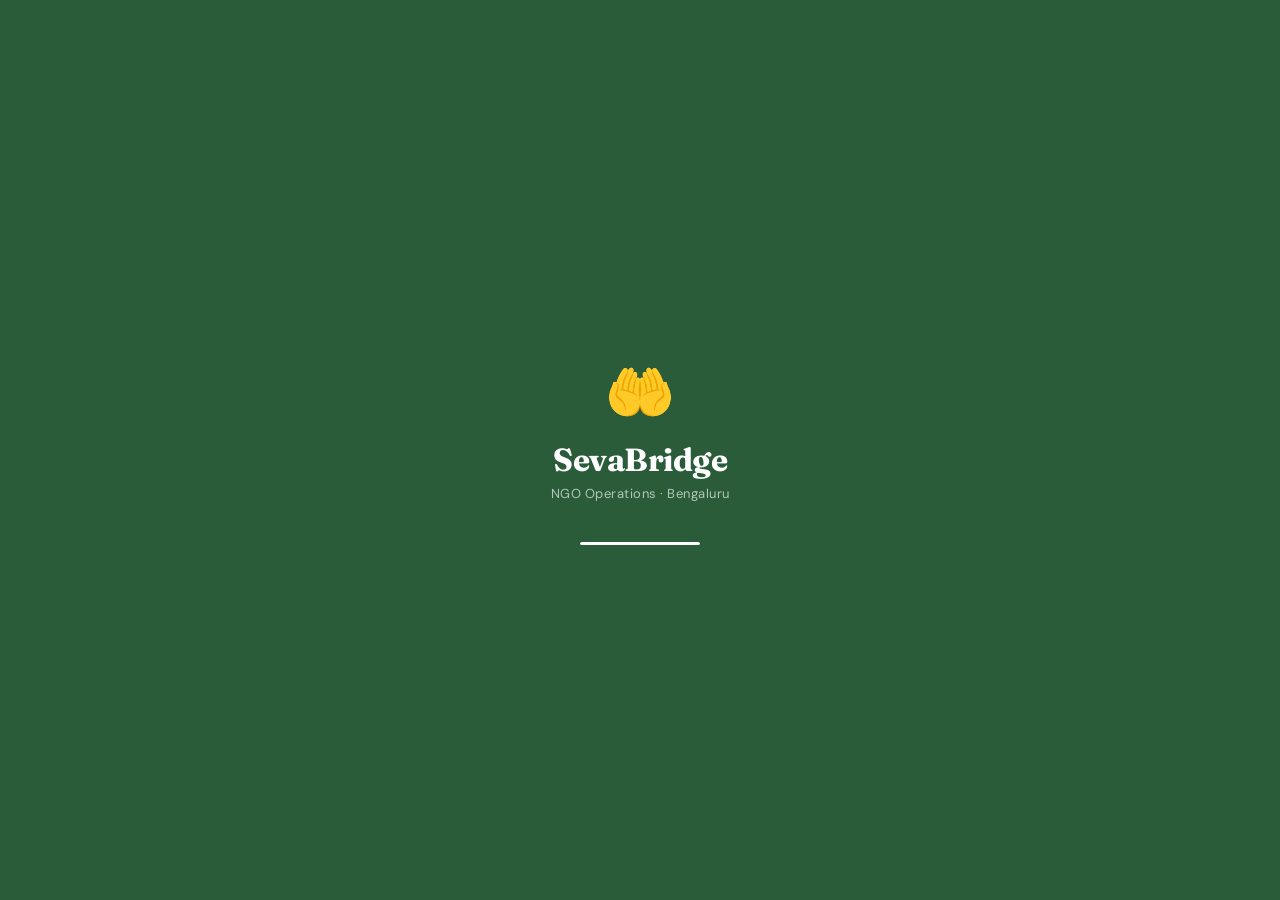
<file: index.html>
<!DOCTYPE html>
<html lang="en">
<head>
<meta charset="UTF-8"/>
<meta name="viewport" content="width=device-width,initial-scale=1.0,maximum-scale=1.0,user-scalable=no"/>
<meta name="theme-color" content="#3E7B52"/>
<title>SevaBridge — NGO Management</title>
<link rel="manifest" href="manifest.json"/>
<link rel="preconnect" href="https://fonts.googleapis.com"/>
<link href="https://fonts.googleapis.com/css2?family=DM+Sans:wght@300;400;500;600&family=Fraunces:wght@600;700&display=swap" rel="stylesheet"/>
<link rel="stylesheet" href="style.css"/>
</head>
<body>
<div id="app">

  <!-- SPLASH -->
  <div id="splash" class="splash">
    <div class="splash-logo">
      <div class="splash-icon">🤲</div>
      <div class="splash-brand">SevaBridge</div>
      <div class="splash-tagline">NGO Operations · Bengaluru</div>
    </div>
    <div class="splash-loader"><div class="loader-bar"></div></div>
  </div>

  <!-- LOGIN -->
  <div id="login" class="screen hidden">
    <div class="login-header">
      <div class="login-icon">🤲</div>
      <h1 class="login-title">SevaBridge</h1>
      <p class="login-sub">Sign in to continue</p>
    </div>
    <div class="login-form card">
      <div class="field-group">
        <label>Email</label>
        <input type="email" id="loginEmail" placeholder="admin@sevabridgengo.org"/>
      </div>
      <div class="field-group">
        <label>Password</label>
        <input type="password" id="loginPass" placeholder="••••••••"/>
      </div>
      <div class="login-roles">
        <span class="role-chip active" data-role="admin">Admin</span>
        <span class="role-chip" data-role="staff">Field Staff</span>
        <span class="role-chip" data-role="donor">Donor</span>
      </div>
      <button class="btn-primary" onclick="doLogin()">Sign In</button>
      <p class="hint-text">Demo: any email / password</p>
    </div>
  </div>

  <!-- MAIN APP -->
  <div id="mainApp" class="hidden">

    <!-- TOP BAR -->
    <header class="topbar" id="topbar">
      <button class="topbar-back hidden" id="backBtn" onclick="goBack()">
        <svg width="18" height="18" viewBox="0 0 24 24" fill="none" stroke="currentColor" stroke-width="2.5"><polyline points="15,18 9,12 15,6"/></svg>
      </button>
      <div class="topbar-center">
        <div class="topbar-title" id="pageTitle">Dashboard</div>
        <div class="topbar-sub" id="pageSubtitle">Bengaluru Operations</div>
      </div>
      <div class="topbar-right">
        <button class="icon-btn notif-btn" onclick="navigateTo('alerts')">
          <svg width="17" height="17" viewBox="0 0 24 24" fill="none" stroke="currentColor" stroke-width="2"><path d="M18 8A6 6 0 0 0 6 8c0 7-3 9-3 9h18s-3-2-3-9"/><path d="M13.73 21a2 2 0 0 1-3.46 0"/></svg>
          <span class="notif-badge" id="notifBadge">3</span>
        </button>
        <button class="icon-btn" onclick="toggleProfile()">
          <div class="avatar-sm" id="userAvatar">AK</div>
        </button>
      </div>
    </header>

    <!-- PROFILE DROPDOWN -->
    <div class="profile-drop hidden" id="profileDrop">
      <div class="pd-user">
        <div class="avatar-lg">AK</div>
        <div>
          <div class="pd-name">Ananya Krishnan</div>
          <div class="pd-role">Admin · Bengaluru</div>
        </div>
      </div>
      <div class="pd-item" onclick="alert('Settings coming soon')">⚙️ Settings</div>
      <div class="pd-item" onclick="alert('Reports feature coming soon')">📊 Export Reports</div>
      <div class="pd-item danger" onclick="doLogout()">🚪 Sign Out</div>
    </div>
    <div class="overlay hidden" id="profileOverlay" onclick="toggleProfile()"></div>

    <!-- SCREENS -->
    <main class="main-content">

      <!-- DASHBOARD -->
      <div id="screen-dashboard" class="screen-page">
        <div class="dash-hero">
          <div class="hero-greeting" id="heroGreeting">Good morning, Ananya</div>
          <div class="hero-date" id="heroDate"></div>
        </div>

        <div class="kpi-grid">
          <div class="kpi-card kpi-green" onclick="navigateTo('map')">
            <div class="kpi-icon">🏠</div>
            <div class="kpi-val" id="kpiAided">247</div>
            <div class="kpi-lbl">Aided Today</div>
            <div class="kpi-trend up">↑ 12% vs yesterday</div>
          </div>
          <div class="kpi-card kpi-red" onclick="navigateTo('map')">
            <div class="kpi-icon">🚨</div>
            <div class="kpi-val" id="kpiUrgent">63</div>
            <div class="kpi-lbl">Urgent Needs</div>
            <div class="kpi-trend down">↑ 8 new today</div>
          </div>
          <div class="kpi-card kpi-blue" onclick="navigateTo('staff')">
            <div class="kpi-icon">👤</div>
            <div class="kpi-val">18</div>
            <div class="kpi-lbl">Active Staff</div>
            <div class="kpi-trend up">↑ 3 on field</div>
          </div>
          <div class="kpi-card kpi-amber" onclick="navigateTo('donors')">
            <div class="kpi-icon">💛</div>
            <div class="kpi-val">₹2.4L</div>
            <div class="kpi-lbl">This Month</div>
            <div class="kpi-trend up">60% of goal</div>
          </div>
        </div>

        <div class="section-head row">
          <span>Urgent Locations</span>
          <span class="see-all" onclick="navigateTo('map')">See map →</span>
        </div>
        <div id="urgentList" class="card-list"></div>

        <div class="section-head row">
          <span>Recent Activity</span>
          <span class="see-all" onclick="navigateTo('alerts')">All alerts →</span>
        </div>
        <div id="activityFeed" class="activity-feed"></div>

        <div class="section-head">Monthly Donation Progress</div>
        <div class="card progress-card">
          <div class="prog-labels">
            <span>₹2,40,000 raised</span><span class="muted">Goal: ₹4,00,000</span>
          </div>
          <div class="prog-track"><div class="prog-fill" style="width:60%"></div></div>
          <div class="prog-meta muted">14 active donors · 18 days remaining</div>
        </div>

        <div class="fab" onclick="openAddModal()">+</div>
      </div>

      <!-- MAP SCREEN -->
      <div id="screen-map" class="screen-page hidden">
        <div class="filter-scroll">
          <span class="chip active" onclick="filterMap('all',this)">All</span>
          <span class="chip" onclick="filterMap('urgent',this)">🔴 Urgent</span>
          <span class="chip" onclick="filterMap('moderate',this)">🟠 Moderate</span>
          <span class="chip" onclick="filterMap('assisted',this)">🟢 Assisted</span>
          <span class="chip" onclick="filterMap('food',this)">🍚 Food</span>
          <span class="chip" onclick="filterMap('medical',this)">🏥 Medical</span>
          <span class="chip" onclick="filterMap('shelter',this)">🏠 Shelter</span>
        </div>

        <div class="map-wrap">
          <svg id="mapSvg" viewBox="0 0 380 260" xmlns="http://www.w3.org/2000/svg" style="width:100%;height:100%">
            <rect width="380" height="260" fill="#E8EFEA"/>
            <!-- Road network -->
            <g stroke="#C8D8CA" fill="none">
              <line x1="0" y1="130" x2="380" y2="130" stroke-width="4"/>
              <line x1="190" y1="0" x2="190" y2="260" stroke-width="4"/>
              <line x1="0" y1="65" x2="380" y2="195" stroke-width="2"/>
              <line x1="380" y1="65" x2="0" y2="195" stroke-width="2"/>
              <line x1="90" y1="0" x2="90" y2="260" stroke-width="2"/>
              <line x1="290" y1="0" x2="290" y2="260" stroke-width="2"/>
              <line x1="0" y1="85" x2="380" y2="85" stroke-width="1.5"/>
              <line x1="0" y1="175" x2="380" y2="175" stroke-width="1.5"/>
              <line x1="0" y1="40" x2="380" y2="40" stroke-width="1"/>
              <line x1="0" y1="220" x2="380" y2="220" stroke-width="1"/>
              <line x1="145" y1="0" x2="145" y2="260" stroke-width="1"/>
              <line x1="240" y1="0" x2="240" y2="260" stroke-width="1"/>
            </g>
            <!-- Neighbourhood fills -->
            <rect x="0" y="0" width="95" height="90" fill="#F2F8F3" opacity="0.5"/>
            <rect x="190" y="0" width="100" height="90" fill="#F2F8F3" opacity="0.5"/>
            <!-- Labels -->
            <g font-family="sans-serif" font-size="7.5" fill="#8AAA8C">
              <text x="12" y="52">Yeshwanthpur</text>
              <text x="200" y="52">Hebbal</text>
              <text x="8" y="145">Rajajinagar</text>
              <text x="200" y="145">KR Puram</text>
              <text x="302" y="145">Whitefield</text>
              <text x="72" y="218">BTM Layout</text>
              <text x="198" y="218">Koramangala</text>
              <text x="155" y="22">Yelahanka</text>
            </g>
            <!-- City center -->
            <circle cx="190" cy="130" r="7" fill="#FFFFFF" stroke="#88BB88" stroke-width="1.5"/>
            <text x="174" y="148" font-family="sans-serif" font-size="7" fill="#77AA77">MG Road</text>
            <!-- Pins rendered by JS -->
            <g id="pinLayer"></g>
          </svg>
          <div class="map-tooltip hidden" id="mapTooltip"></div>
        </div>

        <div class="map-legend">
          <div class="leg"><span class="leg-dot" style="background:#E05C5C"></span>Urgent</div>
          <div class="leg"><span class="leg-dot" style="background:#D4894A"></span>Moderate</div>
          <div class="leg"><span class="leg-dot" style="background:#5BA877"></span>Assisted</div>
        </div>

        <div class="section-head row" style="margin-top:14px">
          <span>Aid Locations (<span id="locCount">8</span>)</span>
          <span class="see-all" onclick="openAddLocationModal()">+ Add</span>
        </div>
        <div id="locationCards" class="card-list"></div>
      </div>

      <!-- DONORS SCREEN -->
      <div id="screen-donors" class="screen-page hidden">
        <div class="summary-banner card">
          <div class="sb-row">
            <div class="sb-stat">
              <div class="sb-val">₹2.4L</div><div class="sb-lbl">Raised</div>
            </div>
            <div class="sb-divider"></div>
            <div class="sb-stat">
              <div class="sb-val">14</div><div class="sb-lbl">Donors</div>
            </div>
            <div class="sb-divider"></div>
            <div class="sb-stat">
              <div class="sb-val">60%</div><div class="sb-lbl">Goal</div>
            </div>
          </div>
          <div class="prog-track" style="margin-top:10px"><div class="prog-fill" style="width:60%"></div></div>
        </div>

        <div class="filter-scroll">
          <span class="chip active" onclick="filterDonors('all',this)">All</span>
          <span class="chip" onclick="filterDonors('corporate',this)">Corporate</span>
          <span class="chip" onclick="filterDonors('individual',this)">Individual</span>
          <span class="chip" onclick="filterDonors('trust',this)">Trust</span>
        </div>

        <div class="section-head row">
          <span>Donor Directory</span>
          <span class="see-all" onclick="openAddDonorModal()">+ Add</span>
        </div>
        <div id="donorCards" class="card-list"></div>
      </div>

      <!-- STAFF SCREEN -->
      <div id="screen-staff" class="screen-page hidden">
        <div class="staff-summary">
          <div class="ss-item"><div class="ss-dot active"></div><div><div class="ss-val">13</div><div class="ss-lbl">On Field</div></div></div>
          <div class="ss-item"><div class="ss-dot inactive"></div><div><div class="ss-val">5</div><div class="ss-lbl">Off Duty</div></div></div>
          <div class="ss-item"><div style="width:10px;height:10px;border-radius:50%;background:#5B8DB8;flex-shrink:0"></div><div><div class="ss-val">3</div><div class="ss-lbl">On Leave</div></div></div>
        </div>

        <div class="filter-scroll">
          <span class="chip active" onclick="filterStaff('all',this)">All</span>
          <span class="chip" onclick="filterStaff('active',this)">Active</span>
          <span class="chip" onclick="filterStaff('coordinator',this)">Coordinators</span>
          <span class="chip" onclick="filterStaff('medical',this)">Medical</span>
          <span class="chip" onclick="filterStaff('volunteer',this)">Volunteers</span>
        </div>

        <div class="section-head row">
          <span>Field Team</span>
          <span class="see-all" onclick="openAddStaffModal()">+ Add</span>
        </div>
        <div id="staffCards" class="card-list"></div>
      </div>

      <!-- ALERTS SCREEN -->
      <div id="screen-alerts" class="screen-page hidden">
        <div class="filter-scroll">
          <span class="chip active" onclick="filterAlerts('all',this)">All</span>
          <span class="chip" onclick="filterAlerts('urgent',this)">🚨 Urgent</span>
          <span class="chip" onclick="filterAlerts('donation',this)">💛 Donations</span>
          <span class="chip" onclick="filterAlerts('info',this)">ℹ Info</span>
        </div>
        <div id="alertCards" class="card-list" style="margin-top:12px"></div>
        <button class="btn-primary" style="margin-top:12px" onclick="markAllRead()">Mark All as Read</button>
      </div>

      <!-- REPORTS SCREEN -->
      <div id="screen-reports" class="screen-page hidden">
        <div class="report-grid">
          <div class="report-card" onclick="showReport('weekly')">
            <div class="rc-icon">📈</div>
            <div class="rc-title">Weekly Summary</div>
            <div class="rc-sub">Aid distribution & donor stats</div>
          </div>
          <div class="report-card" onclick="showReport('zone')">
            <div class="rc-icon">🗺</div>
            <div class="rc-title">Zone Report</div>
            <div class="rc-sub">By area coverage</div>
          </div>
          <div class="report-card" onclick="showReport('donor')">
            <div class="rc-icon">💰</div>
            <div class="rc-title">Donor Report</div>
            <div class="rc-sub">Contributions breakdown</div>
          </div>
          <div class="report-card" onclick="showReport('staff')">
            <div class="rc-icon">👥</div>
            <div class="rc-title">Staff Report</div>
            <div class="rc-sub">Performance & coverage</div>
          </div>
        </div>

        <div class="section-head" style="margin-top:20px">Aid Distribution This Week</div>
        <div class="card chart-card">
          <div class="bar-chart" id="barChart"></div>
        </div>

        <div class="section-head" style="margin-top:16px">Donation Categories</div>
        <div class="card pie-card">
          <svg id="pieSvg" viewBox="0 0 200 120" style="width:100%"></svg>
        </div>
      </div>

    </main>

    <!-- BOTTOM NAV -->
    <nav class="bottom-nav">
      <button class="nav-btn active" onclick="navigateTo('dashboard')" data-screen="dashboard">
        <svg width="20" height="20" viewBox="0 0 24 24" fill="none" stroke="currentColor" stroke-width="2"><rect x="3" y="3" width="7" height="7"/><rect x="14" y="3" width="7" height="7"/><rect x="3" y="14" width="7" height="7"/><rect x="14" y="14" width="7" height="7"/></svg>
        <span>Home</span>
      </button>
      <button class="nav-btn" onclick="navigateTo('map')" data-screen="map">
        <svg width="20" height="20" viewBox="0 0 24 24" fill="none" stroke="currentColor" stroke-width="2"><polygon points="1,6 1,22 8,18 16,22 23,18 23,2 16,6 8,2"/><line x1="8" y1="2" x2="8" y2="18"/><line x1="16" y1="6" x2="16" y2="22"/></svg>
        <span>Aid Map</span>
      </button>
      <button class="nav-btn" onclick="navigateTo('donors')" data-screen="donors">
        <svg width="20" height="20" viewBox="0 0 24 24" fill="none" stroke="currentColor" stroke-width="2"><path d="M17 21v-2a4 4 0 0 0-4-4H5a4 4 0 0 0-4 4v2"/><circle cx="9" cy="7" r="4"/><path d="M23 21v-2a4 4 0 0 0-3-3.87"/><path d="M16 3.13a4 4 0 0 1 0 7.75"/></svg>
        <span>Donors</span>
      </button>
      <button class="nav-btn" onclick="navigateTo('staff')" data-screen="staff">
        <svg width="20" height="20" viewBox="0 0 24 24" fill="none" stroke="currentColor" stroke-width="2"><circle cx="12" cy="8" r="4"/><path d="M4 20c0-4 3.6-7 8-7s8 3 8 7"/></svg>
        <span>Staff</span>
      </button>
      <button class="nav-btn" onclick="navigateTo('reports')" data-screen="reports">
        <svg width="20" height="20" viewBox="0 0 24 24" fill="none" stroke="currentColor" stroke-width="2"><line x1="18" y1="20" x2="18" y2="10"/><line x1="12" y1="20" x2="12" y2="4"/><line x1="6" y1="20" x2="6" y2="14"/></svg>
        <span>Reports</span>
      </button>
    </nav>

  </div><!-- /mainApp -->

  <!-- MODALS -->
  <div class="modal-backdrop hidden" id="modalBackdrop">
    <div class="modal-sheet" id="modalSheet">
      <div class="modal-handle"></div>
      <div id="modalContent"></div>
    </div>
  </div>

</div><!-- /app -->

<script src="data.js"></script>
<script src="app.js"></script>
<script>if("serviceWorker" in navigator){navigator.serviceWorker.register("sw.js")}</script>
</body>
</html>
<!-- SW registration (added) -->
</file>
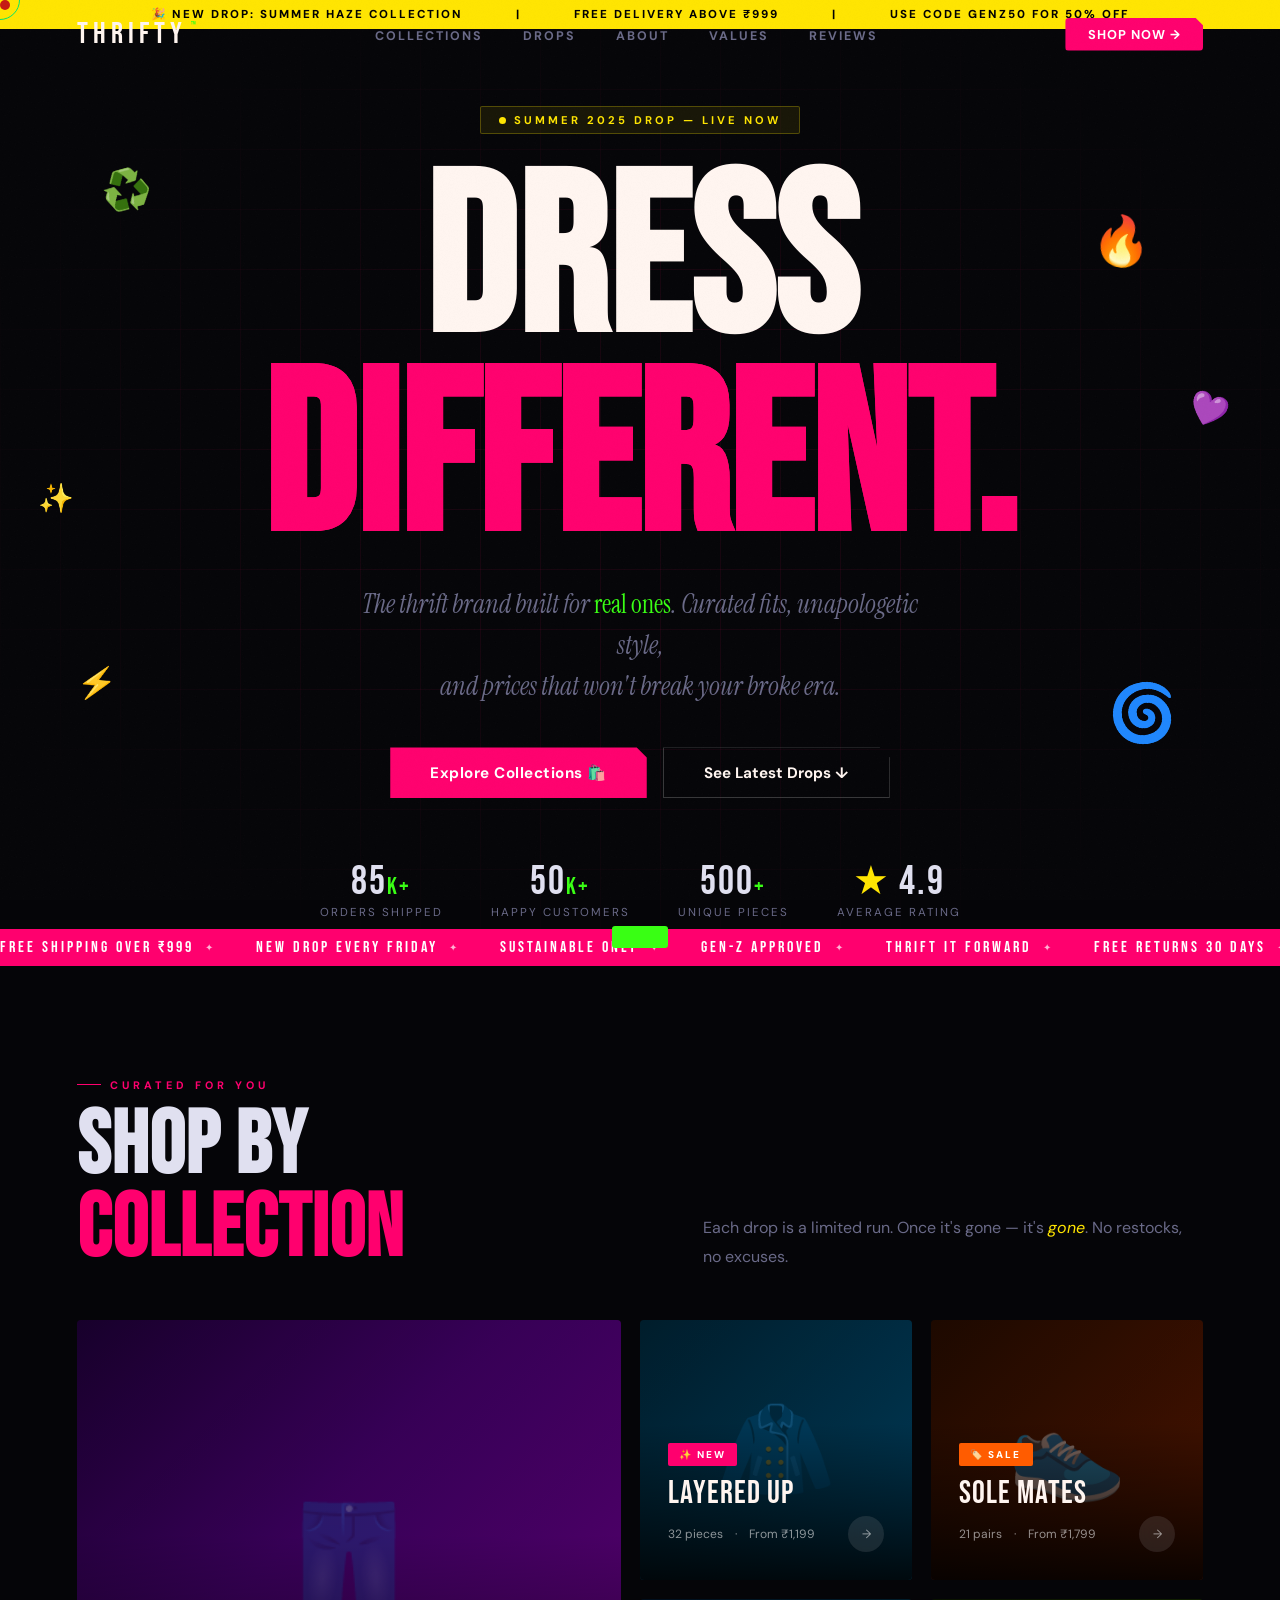
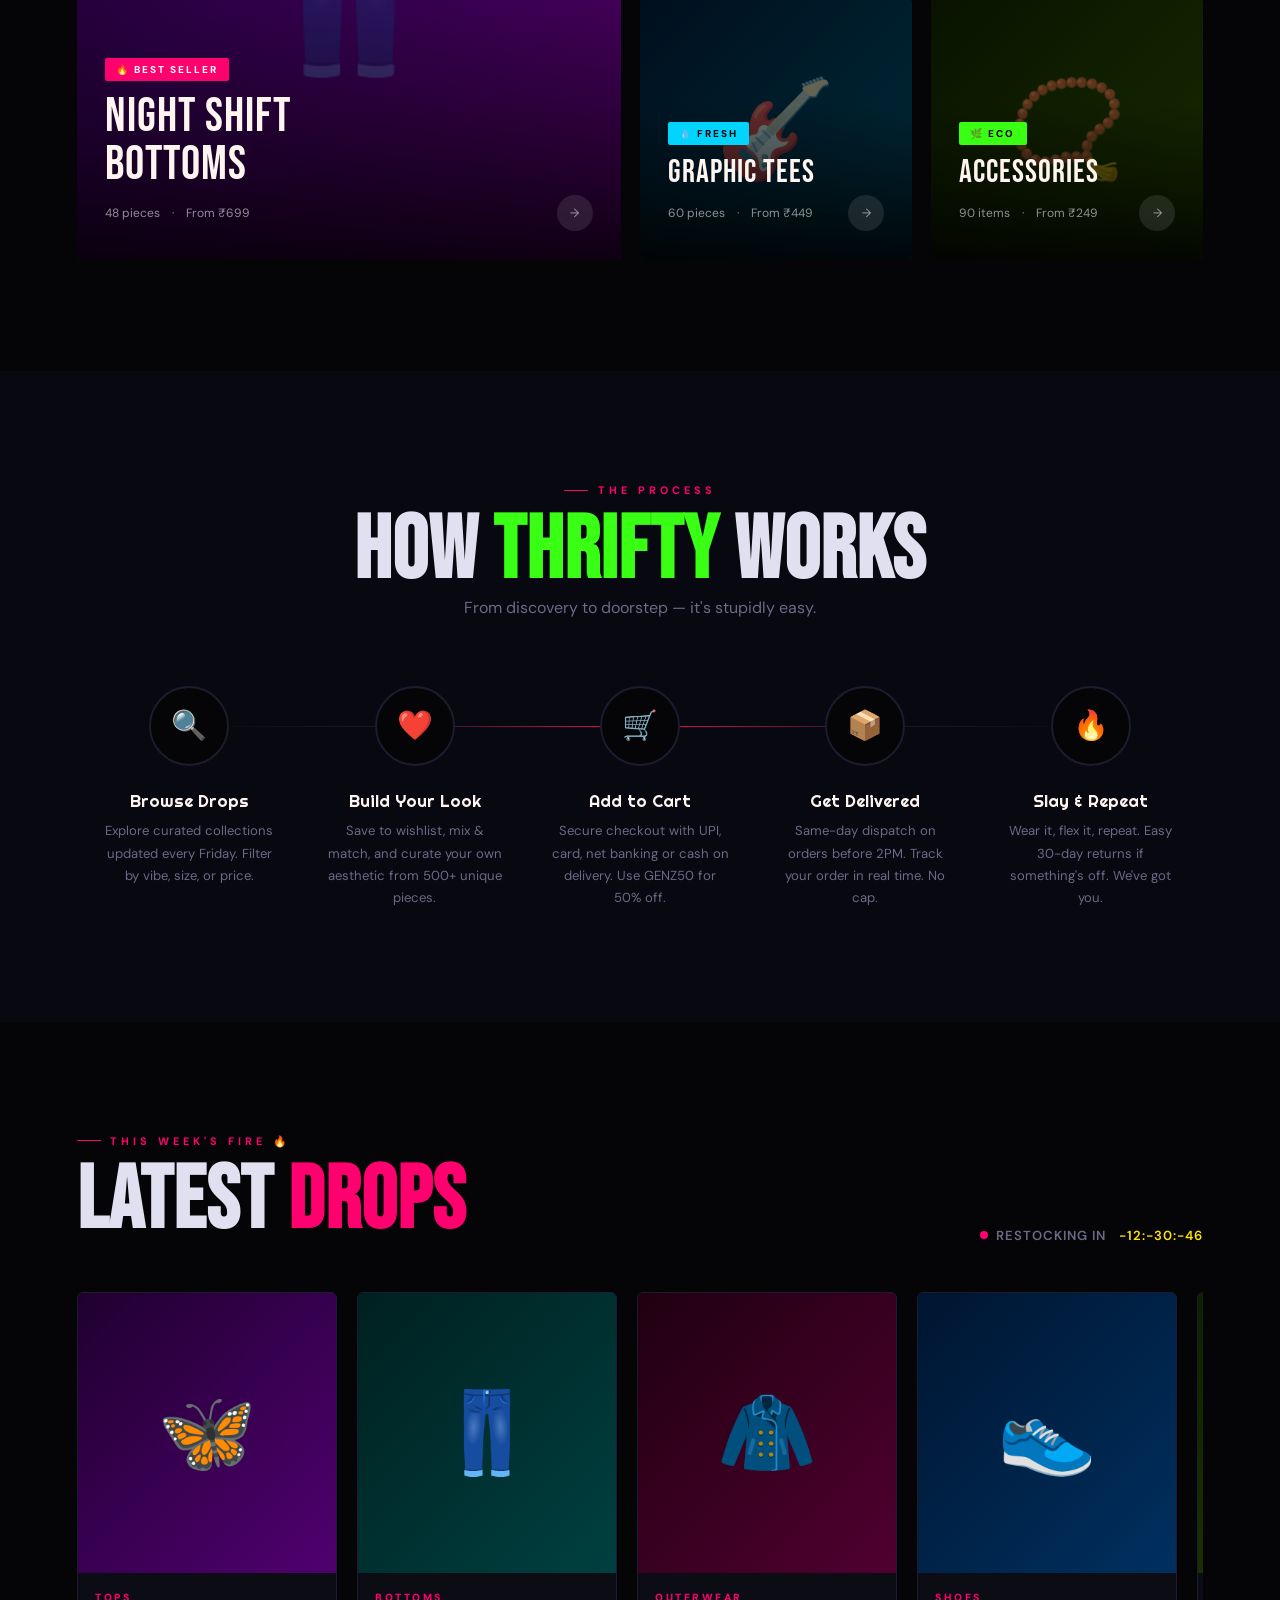
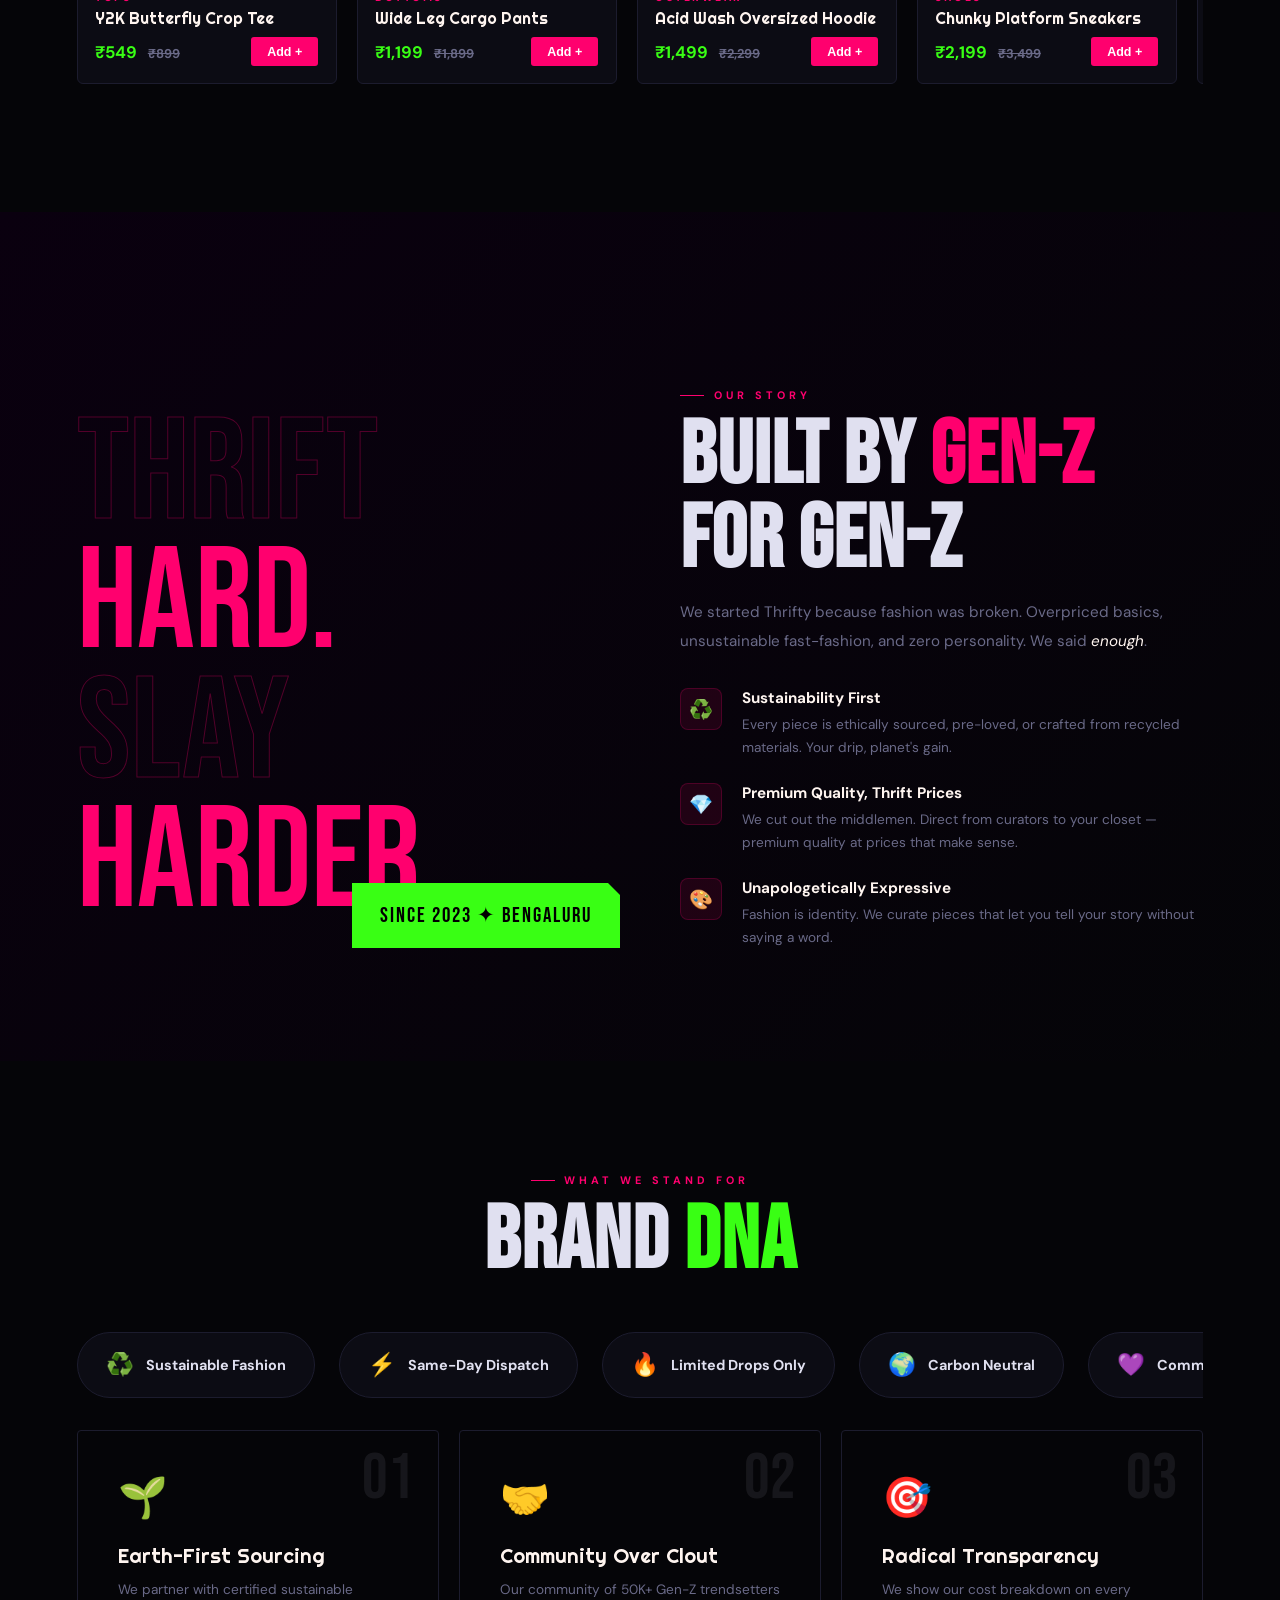
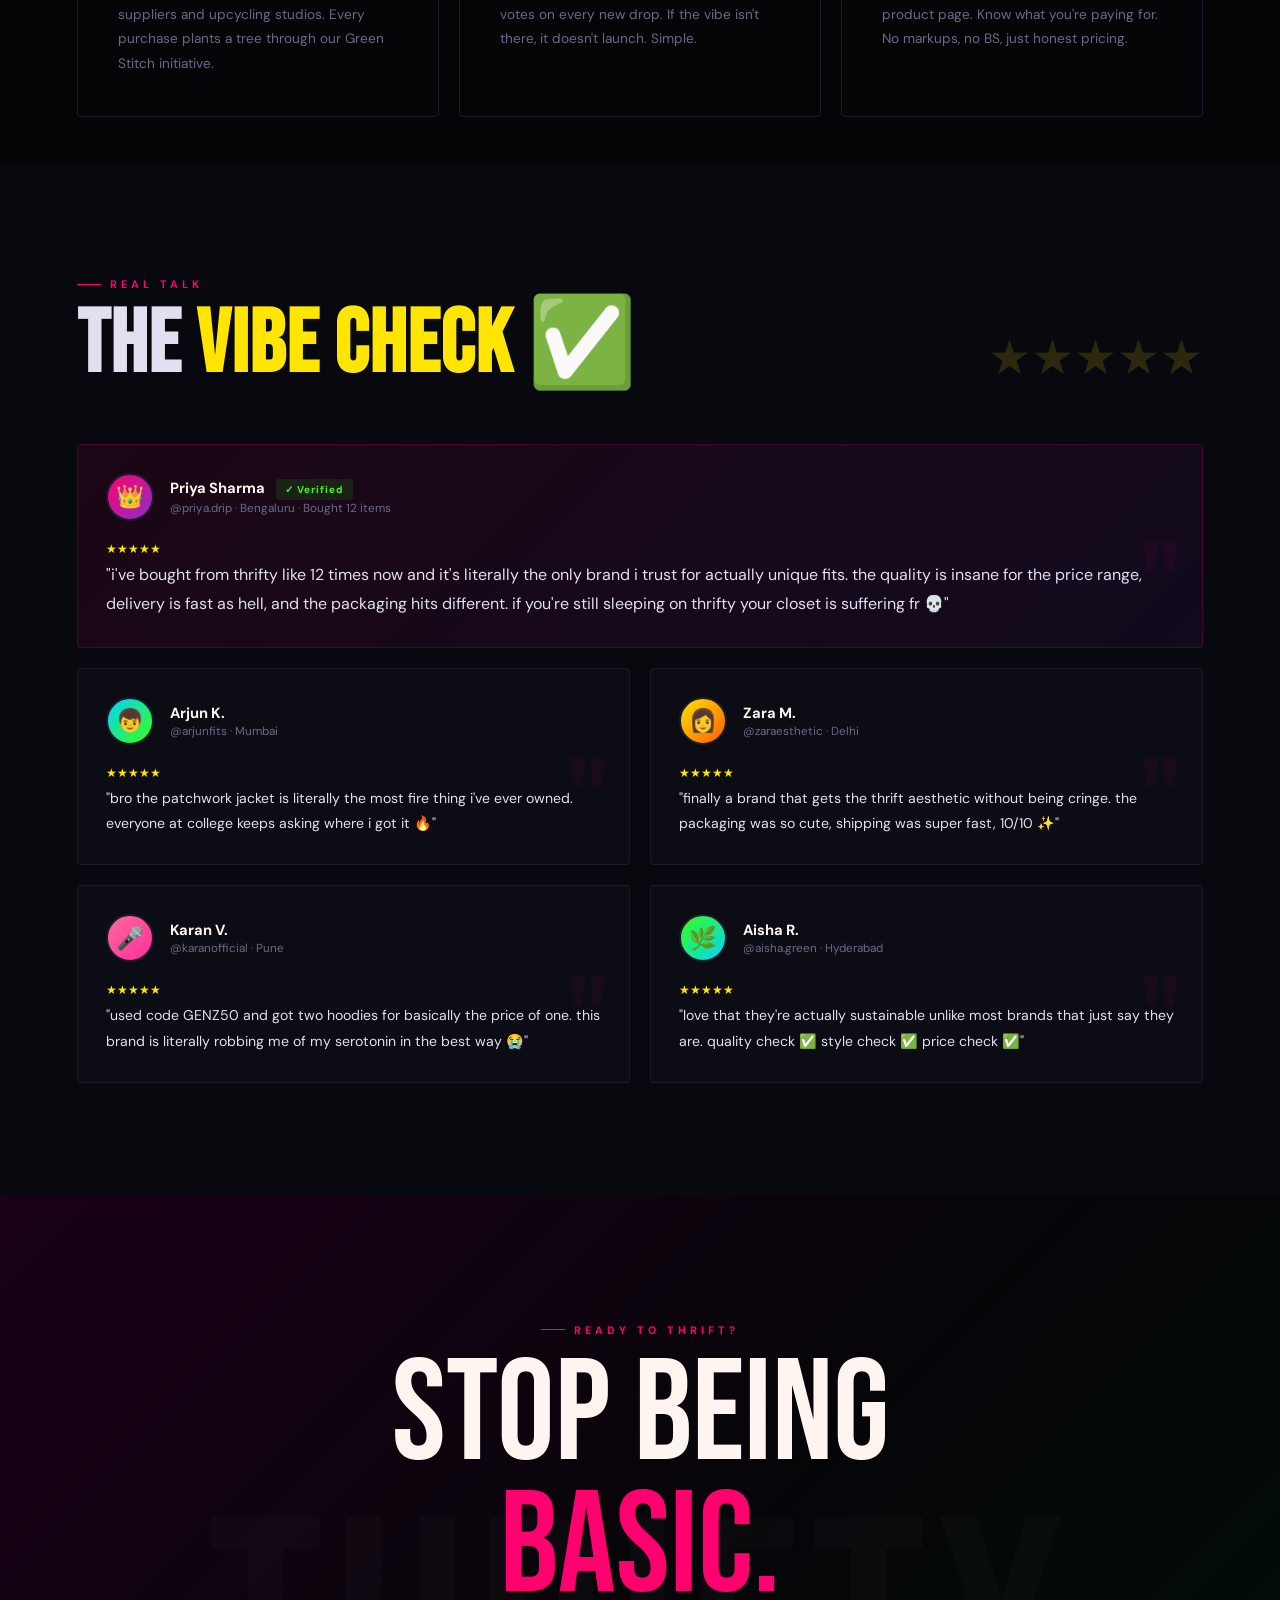
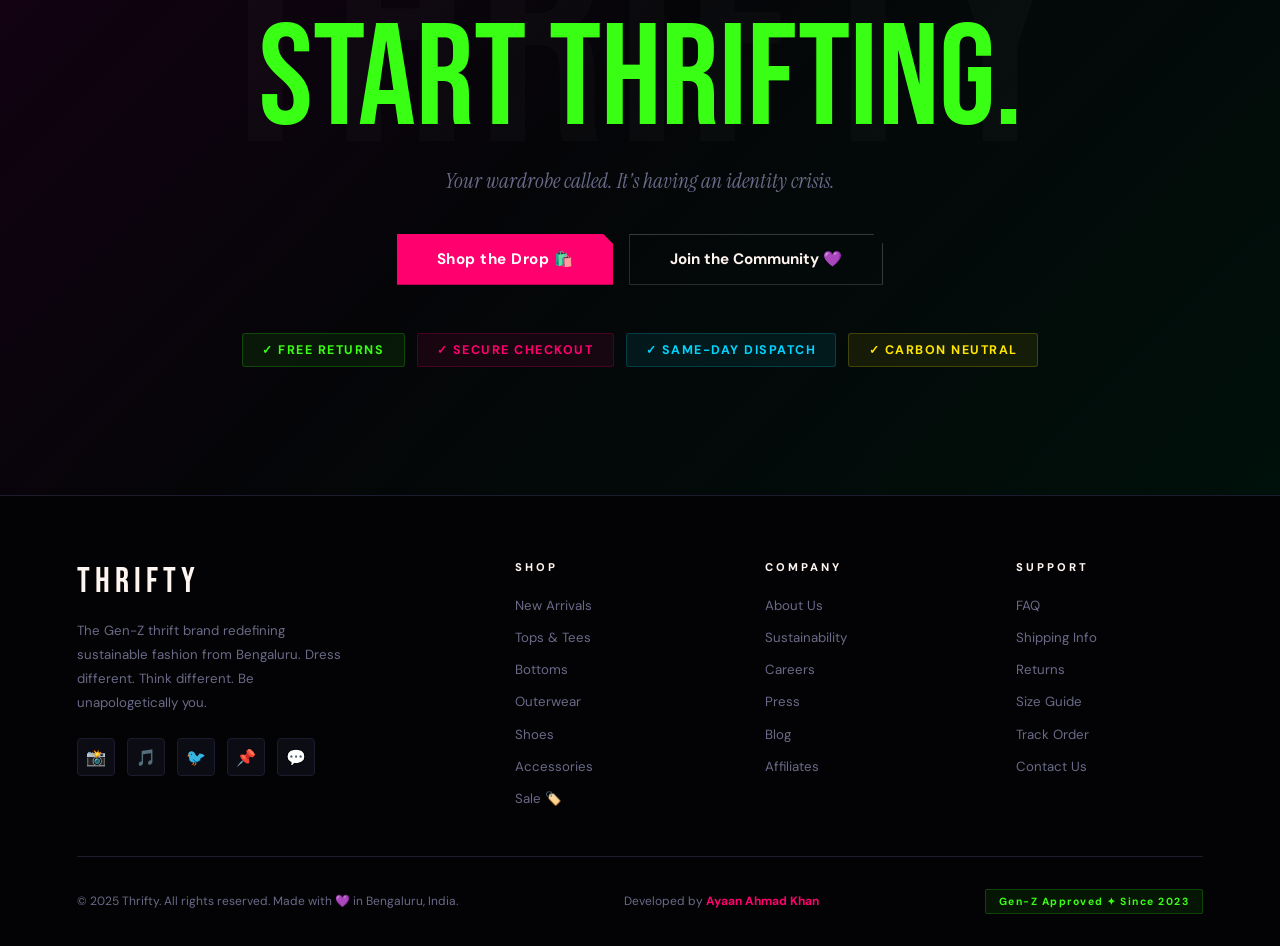
<file: thrifty-website.html>
<!DOCTYPE html>
<html lang="en">
<head>
<meta charset="UTF-8"/>
<meta name="viewport" content="width=device-width, initial-scale=1.0"/>
<title>THRIFTY — Dress Different. Be Legendary.</title>
<link href="https://fonts.googleapis.com/css2?family=Bebas+Neue&family=Righteous&family=DM+Sans:ital,wght@0,300;0,400;0,500;0,700;1,400&family=Instrument+Serif:ital@0;1&display=swap" rel="stylesheet"/>
<style>
:root {
  --black:    #050508;
  --card:     #0c0c14;
  --border:   #1c1c2e;
  --mag:      #FF006E;
  --green:    #39FF14;
  --yellow:   #FFE500;
  --cyan:     #00D4FF;
  --orange:   #FF5C00;
  --purple:   #8B2FC9;
  --white:    #FFF5F0;
  --muted:    #6a6a88;
  --text:     #e0e0f0;
}
*{margin:0;padding:0;box-sizing:border-box;}
html{scroll-behavior:smooth;}
body{background:var(--black);color:var(--text);font-family:'DM Sans',sans-serif;overflow-x:hidden;cursor:none;}

/* ── CURSOR ── */
#cur{width:10px;height:10px;background:var(--green);border-radius:50%;position:fixed;pointer-events:none;z-index:9999;transition:transform .08s;mix-blend-mode:exclusion;}
#cur-ring{width:40px;height:40px;border:1.5px solid var(--mag);border-radius:50%;position:fixed;pointer-events:none;z-index:9998;transition:left .12s ease,top .12s ease;mix-blend-mode:exclusion;}

/* ── SCROLLBAR ── */
::-webkit-scrollbar{width:3px;}
::-webkit-scrollbar-thumb{background:var(--mag);}

/* ── GRAIN OVERLAY ── */
body::after{content:'';position:fixed;inset:0;background-image:url("data:image/svg+xml,%3Csvg xmlns='http://www.w3.org/2000/svg' width='300' height='300'%3E%3Cfilter id='g'%3E%3CfeTurbulence type='fractalNoise' baseFrequency='.85' numOctaves='4'/%3E%3CfeColorMatrix type='saturate' values='0'/%3E%3C/filter%3E%3Crect width='300' height='300' filter='url(%23g)' opacity='.04'/%3E%3C/svg%3E");pointer-events:none;z-index:1000;opacity:.5;}

/* ── NAVBAR ── */
nav{position:fixed;top:0;width:100%;z-index:500;padding:0 6%;height:68px;display:flex;align-items:center;justify-content:space-between;transition:all .3s;}
nav.scrolled{background:rgba(5,5,8,.9);backdrop-filter:blur(20px);border-bottom:1px solid var(--border);}
.nav-logo{font-family:'Bebas Neue',sans-serif;font-size:1.9rem;letter-spacing:5px;color:var(--white);position:relative;}
.nav-logo::after{content:'™';font-size:.5rem;position:absolute;top:4px;right:-14px;color:var(--green);}
.nav-links{display:flex;gap:2.5rem;list-style:none;}
.nav-links a{color:var(--muted);text-decoration:none;font-size:.78rem;font-weight:700;letter-spacing:2px;text-transform:uppercase;transition:color .2s;position:relative;}
.nav-links a::after{content:'';position:absolute;bottom:-3px;left:0;width:0;height:1px;background:var(--green);transition:width .3s;}
.nav-links a:hover{color:var(--white);}
.nav-links a:hover::after{width:100%;}
.nav-cta{background:var(--mag);color:#fff;border:none;padding:.5rem 1.4rem;border-radius:4px;font-family:'DM Sans',sans-serif;font-weight:700;font-size:.8rem;cursor:none;letter-spacing:1px;text-transform:uppercase;transition:all .2s;clip-path:polygon(0 0,calc(100% - 8px) 0,100% 8px,100% 100%,0 100%);}
.nav-cta:hover{background:var(--green);color:#000;}

/* ── HERO ── */
#hero{min-height:100vh;display:grid;place-items:center;position:relative;overflow:hidden;padding-top:68px;}
.hero-grid-bg{position:absolute;inset:0;background-image:linear-gradient(rgba(255,0,110,.07) 1px,transparent 1px),linear-gradient(90deg,rgba(255,0,110,.07) 1px,transparent 1px);background-size:60px 60px;animation:gridShift 20s linear infinite;}
@keyframes gridShift{from{background-position:0 0;}to{background-position:60px 60px;}}
.hero-vignette{position:absolute;inset:0;background:radial-gradient(ellipse at center,transparent 30%,var(--black) 80%);}

/* Floating stickers */
.sticker{position:absolute;font-size:2.5rem;animation:float 6s ease-in-out infinite;user-select:none;pointer-events:none;}
.s1{top:15%;left:8%;animation-delay:0s;transform:rotate(-15deg);}
.s2{top:20%;right:10%;font-size:3rem;animation-delay:1s;transform:rotate(10deg);}
.s3{bottom:25%;left:6%;font-size:2rem;animation-delay:2s;transform:rotate(5deg);}
.s4{bottom:20%;right:8%;font-size:3.5rem;animation-delay:0.5s;transform:rotate(-8deg);}
.s5{top:50%;left:3%;font-size:1.8rem;animation-delay:3s;}
.s6{top:40%;right:4%;font-size:2rem;animation-delay:1.5s;transform:rotate(20deg);}
@keyframes float{0%,100%{transform:translateY(0) rotate(var(--r,0deg));}50%{transform:translateY(-18px) rotate(var(--r,0deg));}}

.hero-inner{position:relative;z-index:2;text-align:center;padding:0 4%;}
.hero-pill{display:inline-flex;align-items:center;gap:.5rem;background:rgba(255,229,0,.08);border:1px solid rgba(255,229,0,.25);color:var(--yellow);padding:.38rem 1.1rem;border-radius:2px;font-size:.7rem;font-weight:700;letter-spacing:3px;text-transform:uppercase;margin-bottom:2rem;animation:fadeUp .7s ease both;}
.hero-pill .live-dot{width:7px;height:7px;background:var(--yellow);border-radius:50%;animation:pulse 1.4s infinite;}
@keyframes pulse{0%,100%{opacity:1;transform:scale(1);}50%{opacity:.4;transform:scale(.7);}}

.hero-h1{font-family:'Bebas Neue',sans-serif;font-size:clamp(5rem,18vw,14rem);line-height:.88;letter-spacing:1px;position:relative;animation:fadeUp .7s .1s ease both;}
.hero-h1 .word1{display:block;color:var(--white);}
.hero-h1 .word2{display:block;-webkit-text-stroke:2px var(--mag);color:transparent;position:relative;}
.hero-h1 .word2::before{content:'DIFFERENT.';position:absolute;inset:0;color:var(--mag);clip-path:polygon(0 0,0 0,0 100%,0 100%);animation:glitchReveal 1.2s .6s forwards;}
@keyframes glitchReveal{0%{clip-path:polygon(0 0,0 0,0 100%,0 100%);}20%{clip-path:polygon(0 0,35% 0,35% 100%,0 100%);}40%{clip-path:polygon(0 0,60% 0,60% 100%,0 100%);transform:translateX(3px);}60%{clip-path:polygon(0 0,85% 0,85% 100%,0 100%);transform:translateX(-2px);}80%{clip-path:polygon(0 0,95% 0,95% 100%,0 100%);transform:translateX(1px);}100%{clip-path:polygon(0 0,100% 0,100% 100%,0 100%);transform:translateX(0);}}

.hero-tagline{font-family:'Instrument Serif',serif;font-style:italic;font-size:clamp(1rem,2.5vw,1.6rem);color:var(--muted);max-width:560px;margin:1.5rem auto;line-height:1.6;animation:fadeUp .7s .25s ease both;}
.hero-tagline em{color:var(--green);font-style:normal;}

.hero-btns{display:flex;gap:1rem;justify-content:center;flex-wrap:wrap;margin-top:2.5rem;animation:fadeUp .7s .4s ease both;}
.btn-mag{background:var(--mag);color:#fff;border:none;padding:.9rem 2.5rem;font-family:'DM Sans',sans-serif;font-weight:700;font-size:.95rem;cursor:none;transition:all .25s;clip-path:polygon(0 0,calc(100% - 10px) 0,100% 10px,100% 100%,0 100%);letter-spacing:.5px;}
.btn-mag:hover{background:var(--green);color:#000;transform:translateY(-3px);box-shadow:0 14px 40px rgba(57,255,20,.25);}
.btn-ghost{background:transparent;color:var(--white);border:1px solid rgba(255,255,255,.2);padding:.9rem 2.5rem;font-family:'DM Sans',sans-serif;font-weight:700;font-size:.95rem;cursor:none;transition:all .25s;clip-path:polygon(0 0,calc(100% - 10px) 0,100% 10px,100% 100%,0 100%);}
.btn-ghost:hover{border-color:var(--cyan);color:var(--cyan);}

.hero-stats{display:flex;gap:3rem;justify-content:center;margin-top:4rem;animation:fadeUp .7s .55s ease both;flex-wrap:wrap;}
.h-stat{text-align:center;}
.h-stat-num{font-family:'Bebas Neue',sans-serif;font-size:2.5rem;letter-spacing:2px;line-height:1;}
.h-stat-num span{font-size:1.5rem;color:var(--green);}
.h-stat-label{font-size:.72rem;color:var(--muted);letter-spacing:2px;text-transform:uppercase;margin-top:.2rem;}

@keyframes fadeUp{from{opacity:0;transform:translateY(28px);}to{opacity:1;transform:translateY(0);}}

/* ── TICKER ── */
.ticker{overflow:hidden;background:var(--mag);padding:.55rem 0;position:relative;z-index:2;}
.ticker-track{display:flex;gap:2.5rem;white-space:nowrap;animation:ticker 25s linear infinite;}
.ticker-track span{font-family:'Bebas Neue',sans-serif;font-size:1rem;letter-spacing:3px;color:#fff;display:flex;align-items:center;gap:.7rem;}
.ticker-track span::after{content:'✦';font-size:.65rem;opacity:.7;}
@keyframes ticker{from{transform:translateX(0);}to{transform:translateX(-50%);}}

/* ── SECTIONS ── */
.section{padding:7rem 6%;position:relative;}
.label{font-size:.68rem;font-weight:700;letter-spacing:4px;text-transform:uppercase;color:var(--mag);margin-bottom:.8rem;display:flex;align-items:center;gap:.6rem;}
.label::before{content:'';width:24px;height:1px;background:var(--mag);}
.section-h2{font-family:'Bebas Neue',sans-serif;font-size:clamp(2.5rem,7vw,5.5rem);line-height:.95;letter-spacing:1px;}
.section-sub{color:var(--muted);font-size:1rem;line-height:1.8;max-width:500px;margin-top:.75rem;}

/* ── ABOUT STRIP ── */
#about{background:linear-gradient(135deg,#0a000f,#050508);}
.about-grid{display:grid;grid-template-columns:1fr 1fr;gap:5rem;align-items:center;margin-top:4rem;}
.about-visual{position:relative;}
.about-big-text{font-family:'Bebas Neue',sans-serif;font-size:clamp(5rem,12vw,9rem);line-height:.9;-webkit-text-stroke:1px rgba(255,0,110,.3);color:transparent;position:relative;}
.about-big-text .filled{color:var(--mag);-webkit-text-stroke:0;}
.about-accent-box{position:absolute;bottom:-20px;right:-20px;background:var(--green);color:#000;padding:1.25rem 1.75rem;font-family:'Bebas Neue',sans-serif;font-size:1.3rem;letter-spacing:2px;clip-path:polygon(0 0,calc(100% - 12px) 0,100% 12px,100% 100%,0 100%);}
.about-points{display:flex;flex-direction:column;gap:1.5rem;margin-top:2rem;}
.about-point{display:flex;gap:1.25rem;align-items:flex-start;}
.apt-icon{width:42px;height:42px;background:rgba(255,0,110,.1);border:1px solid rgba(255,0,110,.2);border-radius:8px;display:flex;align-items:center;justify-content:center;font-size:1.2rem;flex-shrink:0;}
.apt-title{font-weight:700;font-size:.95rem;margin-bottom:.3rem;color:var(--white);}
.apt-text{font-size:.85rem;color:var(--muted);line-height:1.7;}

/* ── COLLECTIONS ── */
#collections{overflow:hidden;}
.collections-header{display:flex;align-items:flex-end;justify-content:space-between;flex-wrap:wrap;gap:1.5rem;margin-bottom:3rem;}
.coll-grid{display:grid;grid-template-columns:2fr 1fr 1fr;grid-template-rows:auto auto;gap:1.2rem;}
.coll-card{position:relative;border-radius:4px;overflow:hidden;display:flex;flex-direction:column;justify-content:flex-end;cursor:none;transition:transform .4s;}
.coll-card:hover{transform:scale(1.02);}
.coll-card.big{grid-row:1/3;}
.coll-inner{height:100%;min-height:260px;display:flex;flex-direction:column;justify-content:flex-end;padding:1.75rem;position:relative;overflow:hidden;}
.coll-card.big .coll-inner{min-height:520px;}
.coll-bg{position:absolute;inset:0;transition:transform .5s;}
.coll-card:hover .coll-bg{transform:scale(1.06);}
.coll-overlay{position:absolute;inset:0;background:linear-gradient(to top,rgba(0,0,0,.85) 0%,rgba(0,0,0,.1) 60%);}
.coll-tag{background:var(--mag);color:#fff;font-size:.62rem;font-weight:800;letter-spacing:2px;text-transform:uppercase;padding:.3rem .7rem;border-radius:2px;width:fit-content;margin-bottom:.75rem;}
.coll-name{font-family:'Bebas Neue',sans-serif;font-size:2rem;line-height:1;letter-spacing:1px;color:var(--white);margin-bottom:.4rem;}
.coll-card.big .coll-name{font-size:3rem;}
.coll-meta{font-size:.75rem;color:rgba(255,255,255,.55);display:flex;align-items:center;gap:.75rem;}
.coll-arrow{width:36px;height:36px;background:rgba(255,255,255,.1);backdrop-filter:blur(8px);border-radius:50%;display:flex;align-items:center;justify-content:center;margin-left:auto;transition:all .25s;flex-shrink:0;}
.coll-card:hover .coll-arrow{background:var(--green);color:#000;}

/* ── HOW IT WORKS ── */
#how{background:#080810;}
.steps-row{display:grid;grid-template-columns:repeat(auto-fit,minmax(200px,1fr));gap:0;margin-top:4rem;position:relative;}
.steps-row::before{content:'';position:absolute;top:40px;left:10%;right:10%;height:1px;background:linear-gradient(90deg,transparent,var(--border),var(--mag),var(--border),transparent);}
.step{text-align:center;padding:0 1.5rem;position:relative;}
.step-num{width:80px;height:80px;border-radius:50%;border:2px solid var(--border);display:flex;align-items:center;justify-content:center;margin:0 auto 1.5rem;font-family:'Bebas Neue',sans-serif;font-size:2rem;color:var(--muted);position:relative;background:var(--black);transition:all .4s;}
.step:hover .step-num{border-color:var(--mag);color:var(--white);box-shadow:0 0 30px rgba(255,0,110,.3);}
.step-icon{font-size:1.8rem;position:absolute;}
.step-title{font-family:'Righteous',sans-serif;font-size:1.05rem;margin-bottom:.5rem;color:var(--white);}
.step-desc{font-size:.82rem;color:var(--muted);line-height:1.7;}

/* ── FEATURED DROPS ── */
#drops .drops-scroll{display:flex;gap:1.25rem;overflow-x:auto;padding-bottom:1rem;scrollbar-width:none;margin-top:3rem;}
#drops .drops-scroll::-webkit-scrollbar{display:none;}
.drop-card{min-width:260px;background:var(--card);border:1px solid var(--border);border-radius:6px;overflow:hidden;flex-shrink:0;cursor:none;transition:all .3s;}
.drop-card:hover{border-color:rgba(255,0,110,.4);transform:translateY(-4px);}
.drop-img{height:280px;display:flex;align-items:center;justify-content:center;font-size:5rem;position:relative;}
.drop-info{padding:1.1rem;}
.drop-cat{font-size:.65rem;font-weight:800;letter-spacing:2.5px;text-transform:uppercase;color:var(--mag);margin-bottom:.3rem;}
.drop-name{font-family:'Righteous',sans-serif;font-size:1rem;margin-bottom:.5rem;color:var(--white);}
.drop-price-row{display:flex;align-items:center;justify-content:space-between;}
.drop-price{font-size:1.05rem;font-weight:700;color:var(--green);}
.drop-og{font-size:.8rem;color:var(--muted);text-decoration:line-through;margin-left:.4rem;}
.drop-btn{background:var(--mag);border:none;color:#fff;font-size:.78rem;font-weight:700;padding:.45rem 1rem;border-radius:3px;cursor:none;transition:all .2s;}
.drop-btn:hover{background:var(--green);color:#000;}

/* ── BRAND VALUES ── */
#values{background:var(--black);overflow:hidden;}
.values-marquee-wrap{margin-top:4rem;overflow:hidden;}
.values-marquee{display:flex;gap:1.5rem;animation:marqueeLeft 30s linear infinite;width:max-content;}
.val-pill{display:flex;align-items:center;gap:.75rem;background:var(--card);border:1px solid var(--border);padding:1.1rem 1.75rem;border-radius:100px;white-space:nowrap;transition:all .3s;cursor:none;}
.val-pill:hover{border-color:var(--mag);background:rgba(255,0,110,.08);}
.val-pill span:first-child{font-size:1.4rem;}
.val-pill span:last-child{font-weight:700;font-size:.9rem;}
@keyframes marqueeLeft{from{transform:translateX(0);}to{transform:translateX(-50%);}}
.values-marquee-wrap.rev .values-marquee{animation-direction:reverse;}

.values-big-grid{display:grid;grid-template-columns:repeat(3,1fr);gap:1.2rem;margin-top:2rem;}
.val-block{padding:2.5rem;border:1px solid var(--border);border-radius:4px;transition:all .35s;position:relative;overflow:hidden;cursor:none;}
.val-block::before{content:'';position:absolute;inset:0;opacity:0;transition:opacity .35s;}
.val-block:hover::before{opacity:1;}
.v1::before{background:radial-gradient(ellipse at 0 0,rgba(255,0,110,.12),transparent 60%);}
.v2::before{background:radial-gradient(ellipse at 0 0,rgba(57,255,20,.1),transparent 60%);}
.v3::before{background:radial-gradient(ellipse at 0 0,rgba(0,212,255,.1),transparent 60%);}
.val-block:hover{transform:translateY(-4px);border-color:rgba(255,255,255,.1);}
.val-block-icon{font-size:2.5rem;margin-bottom:1.25rem;}
.val-block-num{font-family:'Bebas Neue',sans-serif;font-size:4rem;line-height:1;opacity:.08;position:absolute;top:1rem;right:1.5rem;}
.val-block-title{font-family:'Righteous',sans-serif;font-size:1.25rem;margin-bottom:.6rem;color:var(--white);}
.val-block-text{font-size:.85rem;color:var(--muted);line-height:1.8;}

/* ── TESTIMONIALS ── */
#testimonials{background:#08080f;}
.testi-grid{display:grid;grid-template-columns:1fr 1fr;gap:1.25rem;margin-top:3.5rem;}
.testi-card{background:var(--card);border:1px solid var(--border);border-radius:4px;padding:1.75rem;transition:all .3s;position:relative;overflow:hidden;}
.testi-card::after{content:'"';position:absolute;bottom:-10px;right:20px;font-family:'Bebas Neue',sans-serif;font-size:8rem;color:rgba(255,0,110,.06);line-height:1;}
.testi-card:hover{border-color:rgba(255,0,110,.25);transform:translateY(-3px);}
.testi-card.featured{grid-column:1/-1;background:linear-gradient(135deg,rgba(255,0,110,.08),rgba(139,47,201,.08));border-color:rgba(255,0,110,.2);}
.testi-top{display:flex;align-items:center;gap:1rem;margin-bottom:1.25rem;}
.testi-avatar{width:48px;height:48px;border-radius:50%;display:flex;align-items:center;justify-content:center;font-size:1.4rem;flex-shrink:0;border:2px solid var(--border);}
.testi-name{font-weight:700;font-size:.92rem;color:var(--white);}
.testi-handle{font-size:.73rem;color:var(--muted);}
.testi-stars{color:var(--yellow);font-size:.75rem;margin-bottom:.3rem;}
.testi-text{font-size:.88rem;line-height:1.8;color:var(--text);}
.testi-card.featured .testi-text{font-size:1rem;}
.verified{display:inline-flex;align-items:center;gap:.3rem;background:rgba(57,255,20,.1);color:var(--green);font-size:.62rem;font-weight:700;letter-spacing:1px;padding:.25rem .6rem;border-radius:2px;margin-left:.5rem;}

/* ── CTA STRIP ── */
#cta{background:linear-gradient(135deg,#1a0018,#050508,#00100a);padding:8rem 6%;text-align:center;position:relative;overflow:hidden;}
#cta::before{content:'THRIFTY';position:absolute;top:50%;left:50%;transform:translate(-50%,-50%);font-family:'Bebas Neue',sans-serif;font-size:clamp(8rem,25vw,20rem);color:rgba(255,255,255,.02);letter-spacing:10px;white-space:nowrap;pointer-events:none;}
.cta-h2{font-family:'Bebas Neue',sans-serif;font-size:clamp(3.5rem,12vw,9rem);line-height:.92;position:relative;z-index:1;}
.cta-h2 .c1{color:var(--white);}
.cta-h2 .c2{color:var(--mag);}
.cta-h2 .c3{color:var(--green);}
.cta-sub{font-family:'Instrument Serif',serif;font-style:italic;font-size:1.3rem;color:var(--muted);margin:1.25rem 0 2.5rem;position:relative;z-index:1;}
.cta-btns{display:flex;gap:1rem;justify-content:center;flex-wrap:wrap;position:relative;z-index:1;}

/* ── FOOTER ── */
footer{background:#030305;border-top:1px solid var(--border);padding:4rem 6% 2rem;}
.footer-top{display:grid;grid-template-columns:2fr 1fr 1fr 1fr;gap:4rem;padding-bottom:3rem;border-bottom:1px solid var(--border);}
.footer-brand .logo{font-family:'Bebas Neue',sans-serif;font-size:2.2rem;letter-spacing:5px;color:var(--white);margin-bottom:1rem;display:block;}
.footer-brand p{font-size:.83rem;color:var(--muted);line-height:1.8;max-width:280px;}
.footer-col h4{font-size:.7rem;font-weight:800;letter-spacing:3px;text-transform:uppercase;color:var(--white);margin-bottom:1.25rem;}
.footer-col ul{list-style:none;display:flex;flex-direction:column;gap:.7rem;}
.footer-col li a{font-size:.83rem;color:var(--muted);text-decoration:none;transition:color .2s;}
.footer-col li a:hover{color:var(--mag);}
.footer-social{display:flex;gap:.75rem;margin-top:1.5rem;}
.social-btn{width:38px;height:38px;background:var(--card);border:1px solid var(--border);border-radius:4px;display:flex;align-items:center;justify-content:center;font-size:1rem;cursor:none;transition:all .2s;}
.social-btn:hover{border-color:var(--mag);background:rgba(255,0,110,.1);}
.footer-bottom{padding-top:2rem;display:flex;justify-content:space-between;align-items:center;flex-wrap:wrap;gap:1rem;}
.footer-copy{font-size:.75rem;color:var(--muted);}
.footer-dev{font-size:.75rem;color:var(--muted);}
.footer-dev strong{color:var(--mag);}
.footer-badge{background:rgba(57,255,20,.08);border:1px solid rgba(57,255,20,.2);color:var(--green);font-size:.65rem;font-weight:700;letter-spacing:1.5px;padding:.3rem .8rem;border-radius:2px;}

/* ── ANNOUNCE BAR ── */
.announce{background:var(--yellow);padding:.45rem 0;text-align:center;font-size:.72rem;font-weight:800;letter-spacing:2px;text-transform:uppercase;color:#000;}
.announce span{margin:0 1.5rem;}

/* ── SCROLL REVEAL ── */
.reveal{opacity:0;transform:translateY(36px);transition:opacity .7s ease,transform .7s ease;}
.reveal.in{opacity:1;transform:translateY(0);}

/* ── MOBILE ── */
@media(max-width:900px){
  .nav-links{display:none;}
  .about-grid{grid-template-columns:1fr;}
  .coll-grid{grid-template-columns:1fr 1fr;} .coll-card.big{grid-row:auto;}
  .testi-grid{grid-template-columns:1fr;} .testi-card.featured{grid-column:auto;}
  .footer-top{grid-template-columns:1fr 1fr;}
  .values-big-grid{grid-template-columns:1fr;}
  .steps-row::before{display:none;}
}
@media(max-width:600px){
  .coll-grid{grid-template-columns:1fr;}
  .footer-top{grid-template-columns:1fr;}
}
</style>
</head>
<body>

<!-- CURSOR -->
<div id="cur"></div>
<div id="cur-ring"></div>

<!-- ANNOUNCE BAR -->
<div class="announce">
  <span>🎉 New Drop: Summer Haze Collection</span>
  <span>|</span>
  <span>FREE Delivery above ₹999</span>
  <span>|</span>
  <span>Use Code GENZ50 for 50% off</span>
</div>

<!-- NAV -->
<nav id="navbar">
  <div class="nav-logo">THRIFTY</div>
  <ul class="nav-links">
    <li><a href="#collections">Collections</a></li>
    <li><a href="#drops">Drops</a></li>
    <li><a href="#about">About</a></li>
    <li><a href="#values">Values</a></li>
    <li><a href="#testimonials">Reviews</a></li>
  </ul>
  <button class="nav-cta" onclick="document.getElementById('cta').scrollIntoView({behavior:'smooth'})">Shop Now →</button>
</nav>

<!-- HERO -->
<section id="hero">
  <div class="hero-grid-bg"></div>
  <div class="hero-vignette"></div>

  <!-- Floating stickers -->
  <div class="sticker s1" style="--r:-15deg">♻️</div>
  <div class="sticker s2" style="--r:10deg">🔥</div>
  <div class="sticker s3" style="--r:5deg">⚡</div>
  <div class="sticker s4" style="--r:-8deg">🌀</div>
  <div class="sticker s5" style="--r:0deg">✨</div>
  <div class="sticker s6" style="--r:20deg">💜</div>

  <div class="hero-inner">
    <div class="hero-pill"><span class="live-dot"></span> Summer 2025 Drop — Live Now</div>

    <h1 class="hero-h1">
      <span class="word1">DRESS</span>
      <span class="word2">DIFFERENT.</span>
    </h1>

    <p class="hero-tagline">
      The thrift brand built for <em>real ones</em>. Curated fits, unapologetic style,<br>and prices that won't break your broke era.
    </p>

    <div class="hero-btns">
      <button class="btn-mag" onclick="document.getElementById('collections').scrollIntoView({behavior:'smooth'})">Explore Collections 🛍️</button>
      <button class="btn-ghost" onclick="document.getElementById('drops').scrollIntoView({behavior:'smooth'})">See Latest Drops ↓</button>
    </div>

    <div class="hero-stats">
      <div class="h-stat">
        <div class="h-stat-num" id="statOrders">0<span>K+</span></div>
        <div class="h-stat-label">Orders Shipped</div>
      </div>
      <div class="h-stat">
        <div class="h-stat-num" id="statCustomers">0<span>K+</span></div>
        <div class="h-stat-label">Happy Customers</div>
      </div>
      <div class="h-stat">
        <div class="h-stat-num" id="statItems">0<span>+</span></div>
        <div class="h-stat-label">Unique Pieces</div>
      </div>
      <div class="h-stat">
        <div class="h-stat-num"><span style="font-size:2.5rem;color:var(--yellow)">★</span> 4.9</div>
        <div class="h-stat-label">Average Rating</div>
      </div>
    </div>
  </div>
</section>

<!-- TICKER -->
<div class="ticker">
  <div class="ticker-track" id="tickerTrack">
    <span>Free Shipping Over ₹999</span><span>New Drop Every Friday</span><span>Sustainable Only</span><span>Gen-Z Approved</span><span>Thrift It Forward</span><span>Free Returns 30 Days</span><span>Limited Drops</span><span>Carbon Neutral Shipping</span>
    <span>Free Shipping Over ₹999</span><span>New Drop Every Friday</span><span>Sustainable Only</span><span>Gen-Z Approved</span><span>Thrift It Forward</span><span>Free Returns 30 Days</span><span>Limited Drops</span><span>Carbon Neutral Shipping</span>
  </div>
</div>

<!-- COLLECTIONS -->
<section id="collections" class="section">
  <div class="collections-header reveal">
    <div>
      <div class="label">Curated For You</div>
      <h2 class="section-h2">Shop by<br><span style="color:var(--mag)">Collection</span></h2>
    </div>
    <p class="section-sub">Each drop is a limited run. Once it's gone — it's <em style="color:var(--yellow)">gone</em>. No restocks, no excuses.</p>
  </div>

  <div class="coll-grid reveal">
    <!-- Big card -->
    <div class="coll-card big">
      <div class="coll-inner">
        <div class="coll-bg" style="background:linear-gradient(135deg,#1a0030 0%,#3d0060 40%,#660080 100%);">
          <div style="position:absolute;inset:0;display:flex;align-items:center;justify-content:center;font-size:10rem;opacity:.35">👖</div>
        </div>
        <div class="coll-overlay"></div>
        <div style="position:relative;z-index:1;">
          <div class="coll-tag">🔥 Best Seller</div>
          <div class="coll-name">NIGHT SHIFT<br>BOTTOMS</div>
          <div class="coll-meta">
            <span>48 pieces</span>
            <span>·</span>
            <span>From ₹699</span>
            <div class="coll-arrow">→</div>
          </div>
        </div>
      </div>
    </div>

    <!-- Small cards -->
    <div class="coll-card">
      <div class="coll-inner">
        <div class="coll-bg" style="background:linear-gradient(135deg,#002030,#004060);"></div>
        <div style="position:absolute;inset:0;display:flex;align-items:center;justify-content:center;font-size:6rem;opacity:.45">🧥</div>
        <div class="coll-overlay"></div>
        <div style="position:relative;z-index:1;">
          <div class="coll-tag">✨ New</div>
          <div class="coll-name">LAYERED UP</div>
          <div class="coll-meta"><span>32 pieces</span><span>·</span><span>From ₹1,199</span><div class="coll-arrow">→</div></div>
        </div>
      </div>
    </div>

    <div class="coll-card">
      <div class="coll-inner">
        <div class="coll-bg" style="background:linear-gradient(135deg,#200a00,#501500);"></div>
        <div style="position:absolute;inset:0;display:flex;align-items:center;justify-content:center;font-size:6rem;opacity:.45">👟</div>
        <div class="coll-overlay"></div>
        <div style="position:relative;z-index:1;">
          <div class="coll-tag" style="background:var(--orange);">🏷️ Sale</div>
          <div class="coll-name">SOLE MATES</div>
          <div class="coll-meta"><span>21 pairs</span><span>·</span><span>From ₹1,799</span><div class="coll-arrow">→</div></div>
        </div>
      </div>
    </div>

    <div class="coll-card">
      <div class="coll-inner">
        <div class="coll-bg" style="background:linear-gradient(135deg,#001020,#003040);"></div>
        <div style="position:absolute;inset:0;display:flex;align-items:center;justify-content:center;font-size:6rem;opacity:.45">🎸</div>
        <div class="coll-overlay"></div>
        <div style="position:relative;z-index:1;">
          <div class="coll-tag" style="background:var(--cyan);color:#000;">💧 Fresh</div>
          <div class="coll-name">GRAPHIC TEES</div>
          <div class="coll-meta"><span>60 pieces</span><span>·</span><span>From ₹449</span><div class="coll-arrow">→</div></div>
        </div>
      </div>
    </div>

    <div class="coll-card">
      <div class="coll-inner">
        <div class="coll-bg" style="background:linear-gradient(135deg,#0a1500,#1a3000);"></div>
        <div style="position:absolute;inset:0;display:flex;align-items:center;justify-content:center;font-size:6rem;opacity:.45">📿</div>
        <div class="coll-overlay"></div>
        <div style="position:relative;z-index:1;">
          <div class="coll-tag" style="background:var(--green);color:#000;">🌿 Eco</div>
          <div class="coll-name">ACCESSORIES</div>
          <div class="coll-meta"><span>90 items</span><span>·</span><span>From ₹249</span><div class="coll-arrow">→</div></div>
        </div>
      </div>
    </div>
  </div>
</section>

<!-- HOW IT WORKS -->
<section id="how" class="section">
  <div class="reveal" style="text-align:center;max-width:700px;margin:0 auto;">
    <div class="label" style="justify-content:center;">The Process</div>
    <h2 class="section-h2">How <span style="color:var(--green)">Thrifty</span> Works</h2>
    <p class="section-sub" style="margin:0 auto;">From discovery to doorstep — it's stupidly easy.</p>
  </div>

  <div class="steps-row reveal">
    <div class="step">
      <div class="step-num"><span class="step-icon">🔍</span></div>
      <div class="step-title">Browse Drops</div>
      <div class="step-desc">Explore curated collections updated every Friday. Filter by vibe, size, or price.</div>
    </div>
    <div class="step">
      <div class="step-num"><span class="step-icon">❤️</span></div>
      <div class="step-title">Build Your Look</div>
      <div class="step-desc">Save to wishlist, mix & match, and curate your own aesthetic from 500+ unique pieces.</div>
    </div>
    <div class="step">
      <div class="step-num"><span class="step-icon">🛒</span></div>
      <div class="step-title">Add to Cart</div>
      <div class="step-desc">Secure checkout with UPI, card, net banking or cash on delivery. Use GENZ50 for 50% off.</div>
    </div>
    <div class="step">
      <div class="step-num"><span class="step-icon">📦</span></div>
      <div class="step-title">Get Delivered</div>
      <div class="step-desc">Same-day dispatch on orders before 2PM. Track your order in real time. No cap.</div>
    </div>
    <div class="step">
      <div class="step-num"><span class="step-icon">🔥</span></div>
      <div class="step-title">Slay & Repeat</div>
      <div class="step-desc">Wear it, flex it, repeat. Easy 30-day returns if something's off. We've got you.</div>
    </div>
  </div>
</section>

<!-- FEATURED DROPS -->
<section id="drops" class="section">
  <div class="reveal" style="display:flex;align-items:flex-end;justify-content:space-between;flex-wrap:wrap;gap:1.5rem;">
    <div>
      <div class="label">This Week's Fire 🔥</div>
      <h2 class="section-h2">Latest <span style="color:var(--mag)">Drops</span></h2>
    </div>
    <div style="display:flex;align-items:center;gap:.5rem;color:var(--muted);font-size:.82rem;font-weight:600;letter-spacing:1px;text-transform:uppercase;">
      <span style="width:8px;height:8px;background:var(--mag);border-radius:50%;animation:pulse 1.2s infinite;"></span>
      Restocking in <span id="countdown" style="color:var(--yellow);margin-left:.3rem;">--:--:--</span>
    </div>
  </div>

  <div class="drops-scroll reveal">
    <!-- Drop cards -->
    <div class="drop-card">
      <div class="drop-img" style="background:linear-gradient(135deg,#200030,#500070);">🦋</div>
      <div class="drop-info">
        <div class="drop-cat">Tops</div>
        <div class="drop-name">Y2K Butterfly Crop Tee</div>
        <div class="drop-price-row"><div class="drop-price">₹549 <span class="drop-og">₹899</span></div><button class="drop-btn">Add +</button></div>
      </div>
    </div>
    <div class="drop-card">
      <div class="drop-img" style="background:linear-gradient(135deg,#002020,#004040);">👖</div>
      <div class="drop-info">
        <div class="drop-cat">Bottoms</div>
        <div class="drop-name">Wide Leg Cargo Pants</div>
        <div class="drop-price-row"><div class="drop-price">₹1,199 <span class="drop-og">₹1,899</span></div><button class="drop-btn">Add +</button></div>
      </div>
    </div>
    <div class="drop-card">
      <div class="drop-img" style="background:linear-gradient(135deg,#200010,#500030);">🧥</div>
      <div class="drop-info">
        <div class="drop-cat">Outerwear</div>
        <div class="drop-name">Acid Wash Oversized Hoodie</div>
        <div class="drop-price-row"><div class="drop-price">₹1,499 <span class="drop-og">₹2,299</span></div><button class="drop-btn">Add +</button></div>
      </div>
    </div>
    <div class="drop-card">
      <div class="drop-img" style="background:linear-gradient(135deg,#001530,#003060);">👟</div>
      <div class="drop-info">
        <div class="drop-cat">Shoes</div>
        <div class="drop-name">Chunky Platform Sneakers</div>
        <div class="drop-price-row"><div class="drop-price">₹2,199 <span class="drop-og">₹3,499</span></div><button class="drop-btn">Add +</button></div>
      </div>
    </div>
    <div class="drop-card">
      <div class="drop-img" style="background:linear-gradient(135deg,#102000,#204000);">🧤</div>
      <div class="drop-info">
        <div class="drop-cat">Outerwear</div>
        <div class="drop-name">Patchwork Denim Jacket</div>
        <div class="drop-price-row"><div class="drop-price">₹1,799 <span class="drop-og">₹2,799</span></div><button class="drop-btn">Add +</button></div>
      </div>
    </div>
    <div class="drop-card">
      <div class="drop-img" style="background:linear-gradient(135deg,#200020,#400040);">🌀</div>
      <div class="drop-info">
        <div class="drop-cat">Bottoms</div>
        <div class="drop-name">Neon Tie-Dye Mini Skirt</div>
        <div class="drop-price-row"><div class="drop-price">₹699 <span class="drop-og">₹999</span></div><button class="drop-btn">Add +</button></div>
      </div>
    </div>
    <div class="drop-card">
      <div class="drop-img" style="background:linear-gradient(135deg,#1a1000,#3a2000);">📿</div>
      <div class="drop-info">
        <div class="drop-cat">Accessories</div>
        <div class="drop-name">Retro Chain Necklace Set</div>
        <div class="drop-price-row"><div class="drop-price">₹349 <span class="drop-og">₹599</span></div><button class="drop-btn">Add +</button></div>
      </div>
    </div>
    <div class="drop-card">
      <div class="drop-img" style="background:linear-gradient(135deg,#0a0a30,#1a1a60);">🎸</div>
      <div class="drop-info">
        <div class="drop-cat">Tops</div>
        <div class="drop-name">Graphic Band Oversized Tee</div>
        <div class="drop-price-row"><div class="drop-price">₹499 <span class="drop-og">₹799</span></div><button class="drop-btn">Add +</button></div>
      </div>
    </div>
  </div>
</section>

<!-- ABOUT -->
<section id="about" class="section">
  <div class="about-grid reveal">
    <div class="about-visual">
      <div class="about-big-text">
        THRIFT<br>
        <span class="filled">HARD.</span><br>
        SLAY<br>
        <span class="filled">HARDER.</span>
      </div>
      <div class="about-accent-box">SINCE 2023 ✦ BENGALURU</div>
    </div>
    <div>
      <div class="label">Our Story</div>
      <h2 class="section-h2">Built by <span style="color:var(--mag)">Gen-Z</span><br>for Gen-Z</h2>
      <p style="color:var(--muted);font-size:.95rem;line-height:1.9;margin-top:1rem;">We started Thrifty because fashion was broken. Overpriced basics, unsustainable fast-fashion, and zero personality. We said <em style="color:var(--white)">enough</em>.</p>
      <div class="about-points">
        <div class="about-point">
          <div class="apt-icon">♻️</div>
          <div>
            <div class="apt-title">Sustainability First</div>
            <div class="apt-text">Every piece is ethically sourced, pre-loved, or crafted from recycled materials. Your drip, planet's gain.</div>
          </div>
        </div>
        <div class="about-point">
          <div class="apt-icon">💎</div>
          <div>
            <div class="apt-title">Premium Quality, Thrift Prices</div>
            <div class="apt-text">We cut out the middlemen. Direct from curators to your closet — premium quality at prices that make sense.</div>
          </div>
        </div>
        <div class="about-point">
          <div class="apt-icon">🎨</div>
          <div>
            <div class="apt-title">Unapologetically Expressive</div>
            <div class="apt-text">Fashion is identity. We curate pieces that let you tell your story without saying a word.</div>
          </div>
        </div>
      </div>
    </div>
  </div>
</section>

<!-- VALUES MARQUEE -->
<section id="values" class="section" style="padding-bottom:3rem;">
  <div class="reveal" style="text-align:center;max-width:700px;margin:0 auto 0;">
    <div class="label" style="justify-content:center;">What We Stand For</div>
    <h2 class="section-h2">Brand <span style="color:var(--green)">DNA</span></h2>
  </div>

  <div class="values-marquee-wrap reveal" style="margin-top:3rem;">
    <div class="values-marquee">
      <div class="val-pill"><span>♻️</span><span>Sustainable Fashion</span></div>
      <div class="val-pill"><span>⚡</span><span>Same-Day Dispatch</span></div>
      <div class="val-pill"><span>🔥</span><span>Limited Drops Only</span></div>
      <div class="val-pill"><span>🌍</span><span>Carbon Neutral</span></div>
      <div class="val-pill"><span>💜</span><span>Community First</span></div>
      <div class="val-pill"><span>🎨</span><span>Self Expression</span></div>
      <div class="val-pill"><span>🤑</span><span>Budget-Friendly</span></div>
      <div class="val-pill"><span>✅</span><span>Quality Guaranteed</span></div>
      <!-- duplicate for seamless scroll -->
      <div class="val-pill"><span>♻️</span><span>Sustainable Fashion</span></div>
      <div class="val-pill"><span>⚡</span><span>Same-Day Dispatch</span></div>
      <div class="val-pill"><span>🔥</span><span>Limited Drops Only</span></div>
      <div class="val-pill"><span>🌍</span><span>Carbon Neutral</span></div>
      <div class="val-pill"><span>💜</span><span>Community First</span></div>
      <div class="val-pill"><span>🎨</span><span>Self Expression</span></div>
      <div class="val-pill"><span>🤑</span><span>Budget-Friendly</span></div>
      <div class="val-pill"><span>✅</span><span>Quality Guaranteed</span></div>
    </div>
  </div>

  <div class="values-big-grid reveal" style="margin-top:2rem;">
    <div class="val-block v1">
      <div class="val-block-num">01</div>
      <div class="val-block-icon">🌱</div>
      <div class="val-block-title">Earth-First Sourcing</div>
      <div class="val-block-text">We partner with certified sustainable suppliers and upcycling studios. Every purchase plants a tree through our Green Stitch initiative.</div>
    </div>
    <div class="val-block v2">
      <div class="val-block-num">02</div>
      <div class="val-block-icon">🤝</div>
      <div class="val-block-title">Community Over Clout</div>
      <div class="val-block-text">Our community of 50K+ Gen-Z trendsetters votes on every new drop. If the vibe isn't there, it doesn't launch. Simple.</div>
    </div>
    <div class="val-block v3">
      <div class="val-block-num">03</div>
      <div class="val-block-icon">🎯</div>
      <div class="val-block-title">Radical Transparency</div>
      <div class="val-block-text">We show our cost breakdown on every product page. Know what you're paying for. No markups, no BS, just honest pricing.</div>
    </div>
  </div>
</section>

<!-- TESTIMONIALS -->
<section id="testimonials" class="section">
  <div class="reveal" style="display:flex;align-items:flex-end;justify-content:space-between;flex-wrap:wrap;gap:1.5rem;">
    <div>
      <div class="label">Real Talk</div>
      <h2 class="section-h2">The <span style="color:var(--yellow)">Vibe Check</span> ✅</h2>
    </div>
    <div style="font-family:'Bebas Neue',sans-serif;font-size:3rem;color:rgba(255,229,0,.15);">★★★★★</div>
  </div>

  <div class="testi-grid reveal">
    <div class="testi-card featured">
      <div class="testi-top">
        <div class="testi-avatar" style="background:linear-gradient(135deg,var(--mag),var(--purple));">👑</div>
        <div>
          <div class="testi-name">Priya Sharma <span class="verified">✓ Verified</span></div>
          <div class="testi-handle">@priya.drip · Bengaluru · Bought 12 items</div>
        </div>
      </div>
      <div class="testi-stars">★★★★★</div>
      <div class="testi-text">"i've bought from thrifty like 12 times now and it's literally the only brand i trust for actually unique fits. the quality is insane for the price range, delivery is fast as hell, and the packaging hits different. if you're still sleeping on thrifty your closet is suffering fr 💀"</div>
    </div>

    <div class="testi-card">
      <div class="testi-top">
        <div class="testi-avatar" style="background:linear-gradient(135deg,var(--cyan),var(--green));">👦</div>
        <div><div class="testi-name">Arjun K.</div><div class="testi-handle">@arjunfits · Mumbai</div></div>
      </div>
      <div class="testi-stars">★★★★★</div>
      <div class="testi-text">"bro the patchwork jacket is literally the most fire thing i've ever owned. everyone at college keeps asking where i got it 🔥"</div>
    </div>

    <div class="testi-card">
      <div class="testi-top">
        <div class="testi-avatar" style="background:linear-gradient(135deg,var(--yellow),var(--orange));">👩</div>
        <div><div class="testi-name">Zara M.</div><div class="testi-handle">@zaraesthetic · Delhi</div></div>
      </div>
      <div class="testi-stars">★★★★★</div>
      <div class="testi-text">"finally a brand that gets the thrift aesthetic without being cringe. the packaging was so cute, shipping was super fast, 10/10 ✨"</div>
    </div>

    <div class="testi-card">
      <div class="testi-top">
        <div class="testi-avatar" style="background:linear-gradient(135deg,#ff6b9d,#ff2d9b);">🎤</div>
        <div><div class="testi-name">Karan V.</div><div class="testi-handle">@karanofficial · Pune</div></div>
      </div>
      <div class="testi-stars">★★★★★</div>
      <div class="testi-text">"used code GENZ50 and got two hoodies for basically the price of one. this brand is literally robbing me of my serotonin in the best way 😭"</div>
    </div>

    <div class="testi-card">
      <div class="testi-top">
        <div class="testi-avatar" style="background:linear-gradient(135deg,#39FF14,#00D4FF);">🌿</div>
        <div><div class="testi-name">Aisha R.</div><div class="testi-handle">@aisha.green · Hyderabad</div></div>
      </div>
      <div class="testi-stars">★★★★★</div>
      <div class="testi-text">"love that they're actually sustainable unlike most brands that just say they are. quality check ✅ style check ✅ price check ✅"</div>
    </div>
  </div>
</section>

<!-- CTA -->
<section id="cta">
  <div class="reveal">
    <div class="label" style="justify-content:center;">Ready to Thrift?</div>
    <div class="cta-h2">
      <div class="c1">STOP BEING</div>
      <div class="c2">BASIC.</div>
      <div class="c3">START THRIFTING.</div>
    </div>
    <p class="cta-sub">Your wardrobe called. It's having an identity crisis.</p>
    <div class="cta-btns">
      <button class="btn-mag" onclick="document.getElementById('collections').scrollIntoView({behavior:'smooth'})">Shop the Drop 🛍️</button>
      <button class="btn-ghost">Join the Community 💜</button>
    </div>
    <div style="margin-top:3rem;display:flex;align-items:center;justify-content:center;gap:.75rem;flex-wrap:wrap;">
      <div style="background:rgba(57,255,20,.08);border:1px solid rgba(57,255,20,.2);color:var(--green);padding:.5rem 1.2rem;border-radius:3px;font-size:.78rem;font-weight:700;letter-spacing:1.5px;">✓ FREE RETURNS</div>
      <div style="background:rgba(255,0,110,.08);border:1px solid rgba(255,0,110,.2);color:var(--mag);padding:.5rem 1.2rem;border-radius:3px;font-size:.78rem;font-weight:700;letter-spacing:1.5px;">✓ SECURE CHECKOUT</div>
      <div style="background:rgba(0,212,255,.08);border:1px solid rgba(0,212,255,.2);color:var(--cyan);padding:.5rem 1.2rem;border-radius:3px;font-size:.78rem;font-weight:700;letter-spacing:1.5px;">✓ SAME-DAY DISPATCH</div>
      <div style="background:rgba(255,229,0,.08);border:1px solid rgba(255,229,0,.2);color:var(--yellow);padding:.5rem 1.2rem;border-radius:3px;font-size:.78rem;font-weight:700;letter-spacing:1.5px;">✓ CARBON NEUTRAL</div>
    </div>
  </div>
</section>

<!-- FOOTER -->
<footer>
  <div class="footer-top">
    <div class="footer-brand">
      <span class="logo">THRIFTY</span>
      <p>The Gen-Z thrift brand redefining sustainable fashion from Bengaluru. Dress different. Think different. Be unapologetically you.</p>
      <div class="footer-social">
        <div class="social-btn">📸</div>
        <div class="social-btn">🎵</div>
        <div class="social-btn">🐦</div>
        <div class="social-btn">📌</div>
        <div class="social-btn">💬</div>
      </div>
    </div>
    <div class="footer-col">
      <h4>Shop</h4>
      <ul>
        <li><a href="#">New Arrivals</a></li>
        <li><a href="#">Tops & Tees</a></li>
        <li><a href="#">Bottoms</a></li>
        <li><a href="#">Outerwear</a></li>
        <li><a href="#">Shoes</a></li>
        <li><a href="#">Accessories</a></li>
        <li><a href="#">Sale 🏷️</a></li>
      </ul>
    </div>
    <div class="footer-col">
      <h4>Company</h4>
      <ul>
        <li><a href="#">About Us</a></li>
        <li><a href="#">Sustainability</a></li>
        <li><a href="#">Careers</a></li>
        <li><a href="#">Press</a></li>
        <li><a href="#">Blog</a></li>
        <li><a href="#">Affiliates</a></li>
      </ul>
    </div>
    <div class="footer-col">
      <h4>Support</h4>
      <ul>
        <li><a href="#">FAQ</a></li>
        <li><a href="#">Shipping Info</a></li>
        <li><a href="#">Returns</a></li>
        <li><a href="#">Size Guide</a></li>
        <li><a href="#">Track Order</a></li>
        <li><a href="#">Contact Us</a></li>
      </ul>
    </div>
  </div>

  <div class="footer-bottom">
    <div class="footer-copy">© 2025 Thrifty. All rights reserved. Made with 💜 in Bengaluru, India.</div>
    <div class="footer-dev">Developed by <strong>Ayaan Ahmad Khan</strong></div>
    <div class="footer-badge">Gen-Z Approved ✦ Since 2023</div>
  </div>
</footer>

<!-- TOAST -->
<div id="toast" style="position:fixed;bottom:2rem;left:50%;transform:translateX(-50%) translateY(80px);background:var(--green);color:#000;padding:.7rem 1.75rem;border-radius:3px;font-weight:700;font-size:.88rem;z-index:9000;transition:transform .35s cubic-bezier(.34,1.56,.64,1);white-space:nowrap;pointer-events:none;"></div>

<script>
// ── Cursor ──
const cur = document.getElementById('cur');
const ring = document.getElementById('cur-ring');
let mx=0,my=0,rx=0,ry=0;
document.addEventListener('mousemove',e=>{mx=e.clientX;my=e.clientY;cur.style.left=mx-5+'px';cur.style.top=my-5+'px';});
function animRing(){rx+=(mx-rx-20)*.12;ry+=(my-ry-20)*.12;ring.style.left=rx+'px';ring.style.top=ry+'px';requestAnimationFrame(animRing);}
animRing();
document.addEventListener('mousedown',()=>{cur.style.transform='scale(2.5)';ring.style.transform='scale(.7)';});
document.addEventListener('mouseup',()=>{cur.style.transform='scale(1)';ring.style.transform='scale(1)';});
document.querySelectorAll('button,a,.coll-card,.drop-card,.val-pill,.val-block,.testi-card').forEach(el=>{
  el.addEventListener('mouseenter',()=>{ring.style.width='60px';ring.style.height='60px';ring.style.borderColor='var(--green)';ring.style.marginTop='-10px';ring.style.marginLeft='-10px';});
  el.addEventListener('mouseleave',()=>{ring.style.width='40px';ring.style.height='40px';ring.style.borderColor='var(--mag)';ring.style.marginTop='0';ring.style.marginLeft='0';});
});

// ── Navbar scroll ──
window.addEventListener('scroll',()=>{
  document.getElementById('navbar').classList.toggle('scrolled',window.scrollY>40);
});

// ── Scroll reveal ──
const revealObserver=new IntersectionObserver(entries=>{
  entries.forEach(e=>{if(e.isIntersecting){e.target.classList.add('in');}});
},{threshold:.1});
document.querySelectorAll('.reveal').forEach(el=>revealObserver.observe(el));

// ── Count-up animation ──
function countUp(el,target,suffix,duration=2000){
  let start=0;const step=target/(duration/16);
  const t=setInterval(()=>{start+=step;if(start>=target){clearInterval(t);el.innerHTML=Math.round(target)+'<span>'+suffix+'</span>';}else{el.innerHTML=Math.round(start)+'<span>'+suffix+'</span>';}},16);
}
const statsObserver=new IntersectionObserver(entries=>{
  entries.forEach(e=>{
    if(e.isIntersecting){
      countUp(document.getElementById('statOrders'),85,'K+');
      countUp(document.getElementById('statCustomers'),50,'K+');
      countUp(document.getElementById('statItems'),500,'+');
      statsObserver.disconnect();
    }
  });
},{threshold:.5});
statsObserver.observe(document.getElementById('hero'));

// ── Countdown timer ──
function updateCountdown(){
  const now=new Date();
  const nextFri=new Date(now);
  nextFri.setDate(now.getDate()+(5-now.getDay()+7)%7||7);
  nextFri.setHours(10,0,0,0);
  const diff=nextFri-now;
  const h=String(Math.floor(diff/3600000)).padStart(2,'0');
  const m=String(Math.floor((diff%3600000)/60000)).padStart(2,'0');
  const s=String(Math.floor((diff%60000)/1000)).padStart(2,'0');
  const el=document.getElementById('countdown');
  if(el) el.textContent=h+':'+m+':'+s;
}
setInterval(updateCountdown,1000);
updateCountdown();

// ── Drop buttons toast ──
function showToast(msg){
  const t=document.getElementById('toast');
  t.textContent=msg;
  t.style.transform='translateX(-50%) translateY(0)';
  setTimeout(()=>t.style.transform='translateX(-50%) translateY(80px)',2600);
}
document.querySelectorAll('.drop-btn').forEach(btn=>{
  btn.addEventListener('click',function(){
    const name=this.closest('.drop-card').querySelector('.drop-name').textContent;
    this.textContent='✓ Added';
    this.style.background='var(--green)';this.style.color='#000';
    showToast('🛍️ '+name+' added!');
    setTimeout(()=>{this.textContent='Add +';this.style.background='';this.style.color='';},2000);
  });
});

// ── Parallax hero stickers ──
document.addEventListener('mousemove',e=>{
  const x=(e.clientX/window.innerWidth-.5)*20;
  const y=(e.clientY/window.innerHeight-.5)*20;
  document.querySelectorAll('.sticker').forEach((s,i)=>{
    const depth=(i%3+1)*0.4;
    s.style.transform=`translate(${x*depth}px,${y*depth}px) rotate(${s.style.getPropertyValue('--r')})`;
  });
});
</script>
</body>
</html>
</file>
<file: style.css>
/* ===== RESET & BASE ===== */
*{box-sizing:border-box;margin:0;padding:0;-webkit-tap-highlight-color:transparent}
html,body{height:100%;overflow:hidden;font-family:'DM Sans',sans-serif;font-size:14px;color:#2A3830;background:#F4F8F5}
input,button,select,textarea{font-family:inherit}

/* ===== VARIABLES ===== */
:root{
  --green:#3E7B52; --green-l:#EAF3EE; --green-d:#2A5C3A;
  --teal:#3B8C7A; --teal-l:#E5F3F0;
  --amber:#C97C35; --amber-l:#FDF0E4;
  --red:#C0424A; --red-l:#FDEAEB;
  --blue:#3A6FA8; --blue-l:#E6EEF8;
  --slate:#4A6070; --slate-l:#EDF2F5;
  --bg:#F4F8F5; --card:#FFFFFF; --border:#DDE8E1;
  --txt:#2A3830; --muted:#7A8C82; --light:#B5C4BB;
  --radius:12px; --radius-sm:8px;
  --shadow:0 1px 4px rgba(0,0,0,.07),0 4px 16px rgba(0,0,0,.05);
  --shadow-lg:0 4px 24px rgba(0,0,0,.12);
}

/* ===== SPLASH ===== */
.splash{position:fixed;inset:0;background:var(--green-d);display:flex;flex-direction:column;align-items:center;justify-content:center;z-index:100;transition:opacity .5s}
.splash.fade-out{opacity:0;pointer-events:none}
.splash-logo{text-align:center;animation:splashIn .8s ease forwards}
.splash-icon{font-size:56px;margin-bottom:12px}
.splash-brand{font-family:'Fraunces',serif;font-size:32px;color:#fff;font-weight:700;letter-spacing:-0.5px}
.splash-tagline{font-size:13px;color:rgba(255,255,255,.65);margin-top:6px;letter-spacing:.5px}
.splash-loader{width:120px;height:3px;background:rgba(255,255,255,.2);border-radius:2px;margin-top:40px;overflow:hidden}
.loader-bar{height:100%;width:0;background:#fff;border-radius:2px;animation:loadBar 1.8s ease forwards .3s}
@keyframes splashIn{from{transform:translateY(20px);opacity:0}to{transform:none;opacity:1}}
@keyframes loadBar{from{width:0}to{width:100%}}

/* ===== LAYOUT ===== */
#app{height:100vh;display:flex;flex-direction:column;max-width:430px;margin:0 auto;position:relative}
.main-content{flex:1;overflow-y:auto;overflow-x:hidden;scroll-behavior:smooth;padding-bottom:8px}
.screen-page{padding:14px 14px 20px;animation:pageIn .25s ease}
@keyframes pageIn{from{opacity:0;transform:translateX(16px)}to{opacity:1;transform:none}}

/* ===== TOPBAR ===== */
.topbar{background:var(--card);border-bottom:1px solid var(--border);padding:10px 14px;display:flex;align-items:center;gap:8px;min-height:56px;flex-shrink:0}
.topbar-back{background:none;border:none;cursor:pointer;width:32px;height:32px;display:flex;align-items:center;justify-content:center;border-radius:50%;color:var(--green-d);flex-shrink:0}
.topbar-center{flex:1;min-width:0}
.topbar-title{font-family:'Fraunces',serif;font-size:17px;font-weight:700;color:var(--txt);line-height:1.1}
.topbar-sub{font-size:11px;color:var(--muted);margin-top:1px}
.topbar-right{display:flex;align-items:center;gap:6px}
.icon-btn{background:none;border:none;cursor:pointer;width:36px;height:36px;border-radius:50%;display:flex;align-items:center;justify-content:center;position:relative;color:var(--slate)}
.icon-btn:hover{background:var(--bg)}
.notif-badge{position:absolute;top:5px;right:5px;width:16px;height:16px;background:var(--red);color:white;border-radius:50%;font-size:9px;font-weight:700;display:flex;align-items:center;justify-content:center;border:2px solid white}
.avatar-sm{width:30px;height:30px;border-radius:50%;background:var(--green);color:white;font-size:11px;font-weight:700;display:flex;align-items:center;justify-content:center}

/* ===== PROFILE DROPDOWN ===== */
.profile-drop{position:absolute;top:58px;right:10px;background:var(--card);border:1px solid var(--border);border-radius:var(--radius);box-shadow:var(--shadow-lg);z-index:50;width:220px;overflow:hidden;animation:dropIn .2s ease}
@keyframes dropIn{from{transform:translateY(-8px);opacity:0}to{opacity:1;transform:none}}
.pd-user{padding:14px;display:flex;align-items:center;gap:10px;border-bottom:1px solid var(--border)}
.avatar-lg{width:42px;height:42px;border-radius:50%;background:var(--green);color:white;font-size:14px;font-weight:700;display:flex;align-items:center;justify-content:center;flex-shrink:0}
.pd-name{font-size:13px;font-weight:600}
.pd-role{font-size:11px;color:var(--muted)}
.pd-item{padding:12px 16px;font-size:13px;cursor:pointer;transition:background .15s}
.pd-item:hover{background:var(--bg)}
.pd-item.danger{color:var(--red)}
.overlay{position:fixed;inset:0;z-index:40}

/* ===== BOTTOM NAV ===== */
.bottom-nav{background:var(--card);border-top:1px solid var(--border);display:flex;flex-shrink:0}
.nav-btn{flex:1;border:none;background:none;cursor:pointer;padding:8px 0 10px;display:flex;flex-direction:column;align-items:center;gap:3px;color:var(--muted);font-size:10px;font-weight:500;transition:color .15s;font-family:inherit}
.nav-btn.active{color:var(--green-d)}
.nav-btn.active svg{stroke:var(--green-d)}
.nav-btn svg{stroke:var(--muted);transition:stroke .15s}

/* ===== LOGIN ===== */
.login-header{text-align:center;padding:40px 20px 20px}
.login-icon{font-size:48px;margin-bottom:10px}
.login-title{font-family:'Fraunces',serif;font-size:30px;font-weight:700;color:var(--green-d)}
.login-sub{color:var(--muted);font-size:13px;margin-top:4px}
.login-form{margin:0 16px;padding:20px}
.field-group{margin-bottom:14px}
.field-group label{display:block;font-size:12px;font-weight:600;color:var(--muted);margin-bottom:5px;text-transform:uppercase;letter-spacing:.5px}
.field-group input{width:100%;padding:11px 13px;border:1px solid var(--border);border-radius:var(--radius-sm);font-size:14px;background:var(--bg);color:var(--txt);outline:none;transition:border-color .2s}
.field-group input:focus{border-color:var(--green);background:white}
.login-roles{display:flex;gap:8px;margin:14px 0}
.role-chip{flex:1;text-align:center;padding:8px;border:1px solid var(--border);border-radius:var(--radius-sm);font-size:12px;font-weight:500;cursor:pointer;transition:all .15s;color:var(--muted)}
.role-chip.active{background:var(--green);color:white;border-color:var(--green)}
.hint-text{text-align:center;font-size:11px;color:var(--light);margin-top:10px}

/* ===== CARD ===== */
.card{background:var(--card);border:1px solid var(--border);border-radius:var(--radius);padding:14px;box-shadow:var(--shadow)}
.card-list .card{margin-bottom:10px}

/* ===== BUTTONS ===== */
.btn-primary{width:100%;padding:13px;background:var(--green-d);color:white;border:none;border-radius:var(--radius-sm);font-size:14px;font-weight:600;cursor:pointer;font-family:inherit;transition:background .2s,transform .1s;letter-spacing:.2px}
.btn-primary:hover{background:var(--green)}
.btn-primary:active{transform:scale(.98)}
.btn-outline{background:none;border:1.5px solid var(--green-d);color:var(--green-d);border-radius:var(--radius-sm);padding:9px 16px;font-size:13px;font-weight:600;cursor:pointer;font-family:inherit;transition:all .15s}
.btn-outline:hover{background:var(--green-l)}
.btn-sm{padding:6px 14px;font-size:12px;border-radius:6px}

/* ===== CHIPS / FILTERS ===== */
.filter-scroll{display:flex;gap:7px;overflow-x:auto;padding:2px 0 8px;margin:-2px 0;scrollbar-width:none}
.filter-scroll::-webkit-scrollbar{display:none}
.chip{white-space:nowrap;padding:6px 13px;border-radius:20px;font-size:12px;font-weight:500;border:1px solid var(--border);background:var(--card);color:var(--muted);cursor:pointer;transition:all .15s;flex-shrink:0}
.chip.active{background:var(--green-d);color:white;border-color:var(--green-d)}

/* ===== SECTION HEAD ===== */
.section-head{font-size:11px;font-weight:700;color:var(--muted);text-transform:uppercase;letter-spacing:.8px;margin:16px 0 8px;display:flex;align-items:center}
.section-head.row{justify-content:space-between}
.see-all{font-size:12px;font-weight:600;color:var(--green-d);text-transform:none;letter-spacing:0;cursor:pointer}

/* ===== DASHBOARD ===== */
.dash-hero{margin-bottom:14px}
.hero-greeting{font-family:'Fraunces',serif;font-size:22px;font-weight:700;color:var(--txt);line-height:1.2}
.hero-date{font-size:12px;color:var(--muted);margin-top:2px}
.kpi-grid{display:grid;grid-template-columns:1fr 1fr;gap:10px;margin-bottom:6px}
.kpi-card{border-radius:var(--radius);padding:14px;cursor:pointer;transition:transform .15s,box-shadow .15s;position:relative;overflow:hidden}
.kpi-card:active{transform:scale(.97)}
.kpi-card::before{content:'';position:absolute;inset:0;opacity:.06;border-radius:inherit}
.kpi-green{background:var(--green-l);border:1px solid #BDD8C8}
.kpi-red{background:var(--red-l);border:1px solid #F2C0C3}
.kpi-blue{background:var(--blue-l);border:1px solid #BDD4F0}
.kpi-amber{background:var(--amber-l);border:1px solid #F0D0A8}
.kpi-icon{font-size:20px;margin-bottom:6px}
.kpi-val{font-family:'Fraunces',serif;font-size:26px;font-weight:700;line-height:1;color:var(--txt)}
.kpi-lbl{font-size:11px;color:var(--muted);margin-top:3px;font-weight:500}
.kpi-trend{font-size:10px;margin-top:5px;font-weight:500}
.kpi-trend.up{color:var(--green)}
.kpi-trend.down{color:var(--red)}
.progress-card{padding:14px}
.prog-labels{display:flex;justify-content:space-between;font-size:12px;font-weight:600;margin-bottom:8px}
.prog-track{height:6px;background:var(--border);border-radius:3px;overflow:hidden}
.prog-fill{height:100%;background:var(--green);border-radius:3px;transition:width .8s ease}
.prog-meta{font-size:11px;margin-top:7px}
.activity-feed{display:flex;flex-direction:column;gap:0}
.act-item{display:flex;align-items:flex-start;gap:10px;padding:10px 0;border-bottom:1px solid var(--border)}
.act-item:last-child{border-bottom:none}
.act-dot{width:8px;height:8px;border-radius:50%;flex-shrink:0;margin-top:4px}
.act-msg{font-size:12px;color:var(--txt);line-height:1.4;flex:1}
.act-time{font-size:10px;color:var(--light);flex-shrink:0}
.fab{position:fixed;bottom:76px;right:20px;width:52px;height:52px;border-radius:50%;background:var(--green-d);color:white;font-size:28px;font-weight:300;display:flex;align-items:center;justify-content:center;cursor:pointer;box-shadow:0 4px 16px rgba(62,123,82,.4);transition:transform .2s,box-shadow .2s;z-index:20}
.fab:active{transform:scale(.92)}

/* ===== MAP ===== */
.map-wrap{width:100%;height:260px;border-radius:var(--radius);overflow:hidden;border:1px solid var(--border);position:relative;background:#E8EFEA;margin-bottom:10px}
.map-legend{display:flex;gap:14px;flex-wrap:wrap}
.leg{display:flex;align-items:center;gap:5px;font-size:11px;color:var(--muted)}
.leg-dot{width:9px;height:9px;border-radius:50%}
.map-tooltip{position:absolute;background:white;border:1px solid var(--border);border-radius:10px;padding:10px 12px;font-size:11px;box-shadow:var(--shadow-lg);z-index:10;min-width:140px;pointer-events:none;max-width:170px}
.tt-name{font-weight:700;color:var(--txt);margin-bottom:3px;font-size:12px}
.tt-row{color:var(--muted);margin-bottom:2px}

/* ===== LOCATION CARDS ===== */
.loc-card{display:flex;align-items:center;gap:11px;cursor:pointer;transition:border-color .2s}
.loc-card:hover{border-color:var(--green)}
.loc-icon{width:40px;height:40px;border-radius:10px;display:flex;align-items:center;justify-content:center;font-size:20px;flex-shrink:0}
.loc-info{flex:1;min-width:0}
.loc-name{font-size:13px;font-weight:600;white-space:nowrap;overflow:hidden;text-overflow:ellipsis}
.loc-meta{font-size:11px;color:var(--muted);margin-top:2px}
.loc-count{font-size:11px;font-weight:700;color:var(--muted);flex-shrink:0}
.badge{display:inline-block;padding:3px 9px;border-radius:20px;font-size:10px;font-weight:600}
.badge-urgent{background:var(--red-l);color:var(--red)}
.badge-moderate{background:var(--amber-l);color:var(--amber)}
.badge-assisted{background:var(--green-l);color:var(--green-d)}

/* ===== DONOR CARDS ===== */
.donor-card{cursor:pointer;transition:border-color .2s}
.donor-card:hover{border-color:var(--green)}
.donor-header{display:flex;align-items:center;gap:11px;margin-bottom:12px}
.donor-avatar{width:44px;height:44px;border-radius:50%;display:flex;align-items:center;justify-content:center;font-size:14px;font-weight:700;flex-shrink:0}
.donor-name{font-size:14px;font-weight:700}
.donor-type{font-size:11px;color:var(--muted);margin-top:2px}
.donor-stats-row{display:grid;grid-template-columns:repeat(3,1fr);gap:8px;margin-bottom:10px}
.d-s{background:var(--bg);border-radius:7px;padding:7px;text-align:center}
.d-s-val{font-size:13px;font-weight:700;color:var(--txt)}
.d-s-lbl{font-size:9px;color:var(--muted);margin-top:1px}
.contact-row{display:flex;align-items:center;gap:7px;font-size:11px;color:var(--muted);margin-top:8px}

/* ===== STAFF CARDS ===== */
.staff-summary{display:flex;gap:10px;margin-bottom:12px}
.ss-item{flex:1;background:var(--card);border:1px solid var(--border);border-radius:var(--radius-sm);padding:10px;display:flex;align-items:center;gap:8px}
.ss-dot{width:10px;height:10px;border-radius:50%;flex-shrink:0}
.ss-dot.active{background:#5AB86C}
.ss-dot.inactive{background:#B0BCC4}
.ss-val{font-size:16px;font-weight:700;line-height:1}
.ss-lbl{font-size:10px;color:var(--muted)}
.staff-card-inner{display:flex;align-items:center;gap:11px}
.staff-avatar{width:42px;height:42px;border-radius:50%;display:flex;align-items:center;justify-content:center;font-size:13px;font-weight:700;flex-shrink:0}
.online-ring{outline:2px solid #5AB86C;outline-offset:2px}
.offline-ring{outline:2px solid #B0BCC4;outline-offset:2px}
.staff-info{flex:1;min-width:0}
.staff-name{font-size:13px;font-weight:700}
.staff-role{font-size:11px;color:var(--muted);margin-top:1px}
.staff-zone{font-size:11px;color:var(--blue);margin-top:1px}
.staff-task-pill{font-size:10px;background:var(--green-l);color:var(--green-d);padding:4px 9px;border-radius:20px;font-weight:600;white-space:nowrap;flex-shrink:0}

/* ===== ALERT CARDS ===== */
.alert-card{border-radius:var(--radius);padding:12px 14px;margin-bottom:9px;border:1px solid}
.alert-urgent{background:#FDF3F3;border-color:#F2C0C3}
.alert-donation{background:#FDF9EC;border-color:#F0D8A0}
.alert-info{background:#EDF3FA;border-color:#BDD4F0}
.alert-success{background:var(--green-l);border-color:#BDD8C8}
.al-top{display:flex;align-items:center;justify-content:space-between;margin-bottom:4px}
.al-type{font-size:10px;font-weight:700;text-transform:uppercase;letter-spacing:.5px}
.al-time{font-size:10px;color:var(--light)}
.al-msg{font-size:12px;line-height:1.5}
.al-unread{width:6px;height:6px;border-radius:50%;background:var(--red);flex-shrink:0}
.al-actions{display:flex;gap:7px;margin-top:9px}

/* ===== SUMMARY BANNER ===== */
.summary-banner{margin-bottom:12px}
.sb-row{display:flex;align-items:center}
.sb-stat{flex:1;text-align:center}
.sb-val{font-family:'Fraunces',serif;font-size:22px;font-weight:700;color:var(--txt)}
.sb-lbl{font-size:10px;color:var(--muted)}
.sb-divider{width:1px;height:36px;background:var(--border)}

/* ===== REPORTS ===== */
.report-grid{display:grid;grid-template-columns:1fr 1fr;gap:10px}
.report-card{background:var(--card);border:1px solid var(--border);border-radius:var(--radius);padding:16px;cursor:pointer;transition:all .2s;text-align:center}
.report-card:hover{border-color:var(--green);transform:translateY(-1px)}
.rc-icon{font-size:28px;margin-bottom:8px}
.rc-title{font-size:13px;font-weight:700;color:var(--txt)}
.rc-sub{font-size:11px;color:var(--muted);margin-top:3px}
.chart-card{padding:16px}
.bar-chart{display:flex;align-items:flex-end;gap:8px;height:100px;justify-content:space-between}
.bar-col{flex:1;display:flex;flex-direction:column;align-items:center;gap:4px}
.bar{border-radius:4px 4px 0 0;background:var(--green);min-height:4px;transition:height .5s ease;width:100%}
.bar-lbl{font-size:9px;color:var(--muted);text-align:center}
.bar-val{font-size:9px;font-weight:600;color:var(--muted)}
.pie-card{padding:16px}

/* ===== MODAL ===== */
.modal-backdrop{position:fixed;inset:0;background:rgba(0,0,0,.4);z-index:80;display:flex;align-items:flex-end;animation:fadeIn .2s ease}
@keyframes fadeIn{from{opacity:0}to{opacity:1}}
.modal-sheet{background:var(--card);border-radius:20px 20px 0 0;width:100%;max-width:430px;margin:0 auto;max-height:90vh;overflow-y:auto;animation:sheetUp .3s ease;padding:0 16px 32px}
@keyframes sheetUp{from{transform:translateY(40px);opacity:0}to{transform:none;opacity:1}}
.modal-handle{width:36px;height:4px;background:var(--border);border-radius:2px;margin:12px auto 16px}
.modal-title{font-family:'Fraunces',serif;font-size:20px;font-weight:700;margin-bottom:16px;color:var(--txt)}
.form-field{margin-bottom:13px}
.form-field label{display:block;font-size:11px;font-weight:700;color:var(--muted);margin-bottom:5px;text-transform:uppercase;letter-spacing:.4px}
.form-field input,.form-field select,.form-field textarea{width:100%;padding:10px 12px;border:1px solid var(--border);border-radius:var(--radius-sm);font-size:13px;background:var(--bg);color:var(--txt);outline:none;font-family:inherit;transition:border .2s}
.form-field input:focus,.form-field select:focus,.form-field textarea:focus{border-color:var(--green);background:white}
.form-field textarea{resize:vertical;min-height:80px}
.form-row{display:grid;grid-template-columns:1fr 1fr;gap:10px}

/* ===== UTILITIES ===== */
.hidden{display:none!important}
.muted{color:var(--muted)}
.muted-sm{font-size:11px;color:var(--muted)}
.flex-row{display:flex;align-items:center;gap:8px}
.mt8{margin-top:8px}
.mt12{margin-top:12px}
</file>
